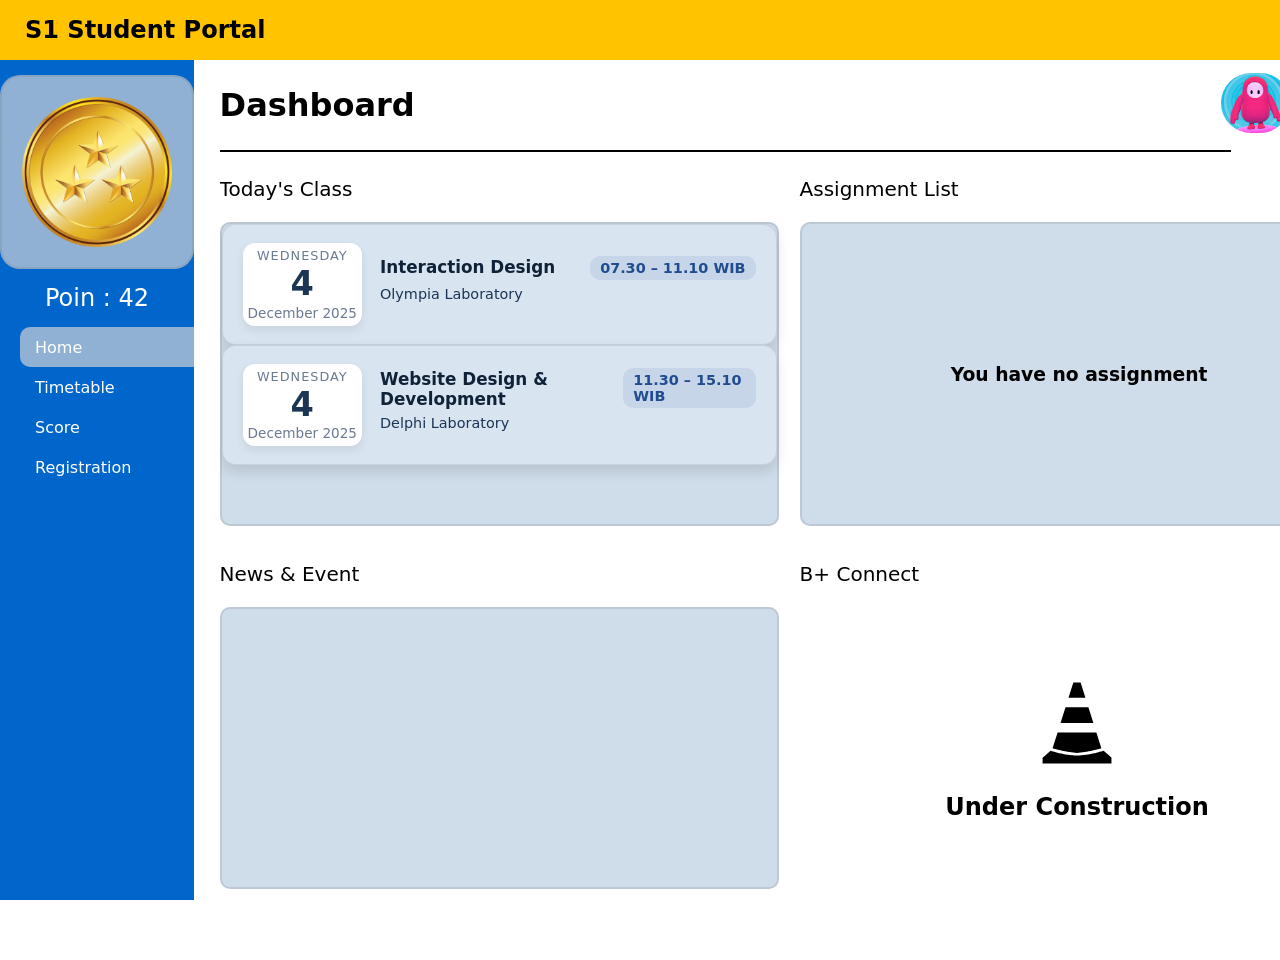
<file: index.html>
<!DOCTYPE html>
<html lang="en">

<head>
  <meta charset="UTF-8" />
  <meta name="viewport" content="width=device-width, initial-scale=1.0" />
  <link rel="preconnect" href="https://fonts.googleapis.com" />
  <link rel="preconnect" href="https://fonts.gstatic.com" crossorigin />
  <link rel="stylesheet" href="style.css" />
  <link rel="icon" type="image/png" href="img/ubm.png">
  <title>UBM Student Portal</title>
</head>

<body>
  <nav class="navbar">
    <img src="img/menu-button.svg" class="menu-btn" style="width: 30px;">
    <h1>S1 Student Portal</h1>
  </nav>

  <div class="content">
    <div class="sidebar">
      <div></div>
      <img src="img/medali.png">
      <p style="color: rgb(255, 255, 255); align-self: center; margin: 0; font-weight: 500; font-size: 1.5rem;">Poin : 42</p>
      <div class="menu">
        <a style="background-color: rgb(144, 177, 211)" href="">Home</a>
        <a href="timetable.html">Timetable</a>
        <a href="abram_score.html">Score</a>
        <a href="registration.html">Registration</a>
      </div>
    </div>

    <div class="main">
      <div class="title">
        <h1>Dashboard</h1>
        <a href="profile.html"><img style="height: 60px" src="img/Fall-Guys-1.png" /></a>
      </div>

      <div class="scroll-container">
        <div class="parent">
          <div class="div1">
            <p style="font-size: 20px; margin: 0;">Today's Class</p>
          </div>

          <div class="div2">
            <p style="font-size: 20px; margin: 0;">Assignment List</p>
          </div>

          <div class="div3">
            <div class="card">
              <div class="class-card">
                <div class="class-date">
                  <span class="weekday">Wednesday</span>
                  <span class="day">4</span>
                  <span class="month-year">December 2025</span>
                </div>

                <div class="class-info">
                  <div class="class-top">
                    <h3 class="course-name">Interaction Design</h3>
                    <span class="class-time">07.30 – 11.10 WIB</span>
                  </div>

                  <p class="class-location">Olympia Laboratory</p>
                </div>
              </div>
              <div class="class-card">
                <div class="class-date">
                  <span class="weekday">Wednesday</span>
                  <span class="day">4</span>
                  <span class="month-year">December 2025</span>
                </div>

                <div class="class-info">
                  <div class="class-top">
                    <h3 class="course-name">Website Design &amp; Development</h3>
                    <span class="class-time">11.30 – 15.10 WIB</span>
                  </div>

                  <p class="class-location">Delphi Laboratory</p>
                </div>
              </div>
              
            </div>
          </div>
          <div class="div4">
            <div style="display: flex;" class="card">
              <h3>You have no assignment</h2>
            </div>
          </div>

          <div class="div5">
            <p style="font-size: 20px; margin: 0;">News & Event</p>
          </div>

          <div class="div6">
            <p style="font-size: 20px; margin: 0;">B+ Connect</p>
          </div>

          <div class="div7">
            <div class="eventcard">
              <img src="img/news1.png" alt="News 1">
              <img src="img/news2-crop.png" alt="News 2">
              <img src="img/news3-crop.png" alt="News 3">
              <img src="img/news4-crop.png" alt="News 4">
            </div>
          </div>
          <div class="div8">
            <div class="bconnect-card">
              <div class="bconnect">
                <img style="width: 100px;" src="img/cone.svg">
                <h2>Under Construction</h2>
              </div>
            </div>
          </div>
        </div>
      </div>
    </div>
  </div>

  <script>
    const menuBtn = document.querySelector('.menu-btn');
    const sidebar = document.querySelector('.sidebar');

    menuBtn.addEventListener('click', () => {
      sidebar.classList.toggle('sidebar-open');
    });
  </script>

</body>

</html>
</file>
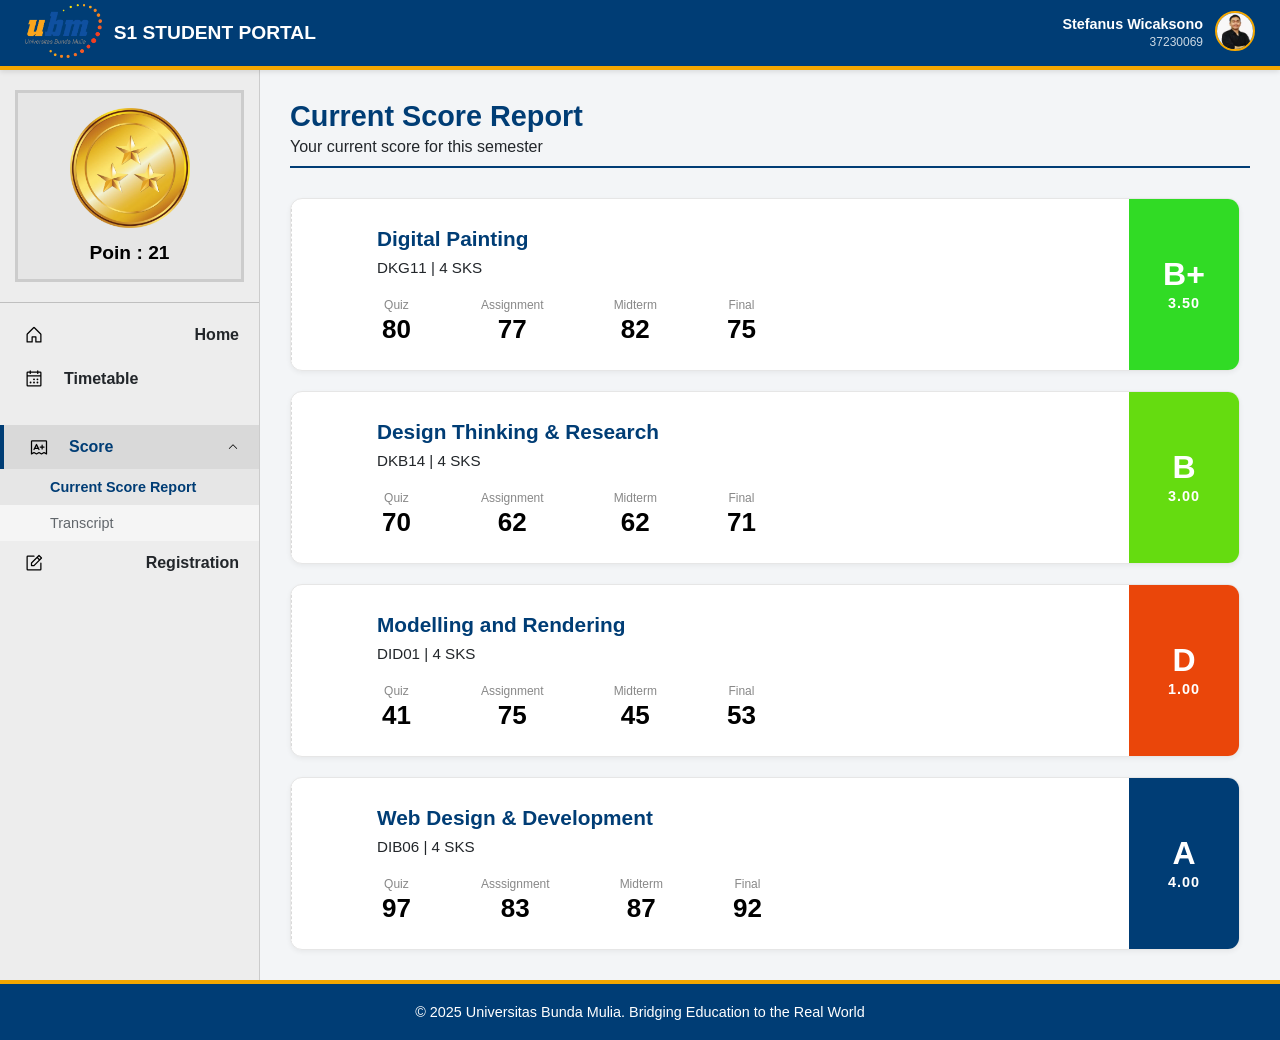
<file: abram_score.html>
<!DOCTYPE html>
<html lang="en">
<head>
    <meta charset="UTF-8">
    <meta name="viewport" content="width=device-width, initial-scale=1.0">
    <title>UBM Student Portal</title>
    <link rel="stylesheet" href="abram_Current%20Score%20Report.css">
    <link rel="icon" type="image/png" href="img/ubm.png">
</head>
<body>
    <nav class="navbar">
        <div class="nav-left">
            <img src="img/menu-button.svg" class="menu-toggle-icon" onclick="toggleSidebar()" alt="Menu">
            
            <div class="logo-container">
                <picture>
                    <source srcset="img/ubm.avif" type="image/avif">
                    <source srcset="img/ubm.webp" type="image/webp">
                    <img src="img/ubm.png" alt="UBM Logo" class="logo-img">
                </picture>
                <span class="logo-text">S1 Student Portal</span>
            </div>
        </div>
        
        <div class="user-profile">
            <div class="user-info">
                <span class="user-name">Stefanus Wicaksono</span>
                <span class="user-id">37230069</span>
            </div>
            
            <picture class="avatar-picture">
                <source srcset="img/epan.avif" type="image/avif">
                <source srcset="img/epan.webp" type="image/webp">
                <img src="img/epan.jpg" alt="Profile" class="avatar-img">
            </picture>
        </div>
    </nav>

    <div class="container">
        
        <aside class="sidebar" id="sidebar">
            
            <div class="points-wrapper">
                <div class="points-box">
                    <picture>
                        <source srcset="img/medali.avif" type="image/avif">
                        <source srcset="img/medali.png" type="image/png">
                        <img src="img/medali.jpg" alt="Medal Icon" class="medal-icon">
                    </picture>
                    <div class="points-text">Poin : 21</div>
                </div>
            </div>

            <ul class="menu-list">
                <li>
                    <a href="index.html" class="menu-link">
                        <img src="img/house.svg" class="icon-svg" alt="Home"> 
                        Home
                    </a>
                </li>
                
                <li class="has-submenu">
                    <a href="timetable.html" class="menu-link">
                        <span style="display:flex; align-items:center; gap:10px;">
                            <img src="img/calendar-dots.svg" class="icon-svg" alt="Timetable">
                            Timetable
                        

                <li>
                    <a href="exam.html" class="menu-link active" onclick="toggleSubmenu(event)">
                         <span style="display:flex; align-items:center; gap:10px;">
                             <img src="img/exam.svg" class="icon-svg" alt="Score">
                              
                              Score
                            </span>
                        <img src="img/caret-up.svg" class="arrow-icon" alt="Arrow">
                    </a>
                    <ul class="submenu" id="timetableSubmenu">
                        <li><a href="abram_score.html" class="sub-link active-sub">Current Score Report</a></li>
                        <li><a href="abram_transcript.html" class="sub-link">Transcript</a></li>
                    </ul>
                </li>
                <li>
                    <a href="registration.html" class="menu-link">
                        <img src="img/note-pencil.svg" class="icon-svg" alt="Reg">
                        Registration
                    </a>
                </li>
            </ul>
        </aside>
        <main class="content">
            <div class="page-title">
                <h1>Current Score Report</h1>
                <p>Your current score for this semester</p>
            </div>

            <div class="seminar-container">
                
                <div class="seminar-card">
                    <div class="date-badge">
                        <span class="date-num">B+</span>
                        <span class="date-month">3.50</span>
                    </div>
                    
                    <div class="seminar-info">
                        <div class="seminar-header">
                        </div>
                        <h3 class="event-title">Digital Painting</h3>
                        <p class="event-speaker">DKG11 | 4 SKS</p>
                        <div class="event-location">
                        </div>
                        <div class="score-card">
                        <div class="score-item">
                            <span class="label">Quiz<p></p></span>
                            <span class="value">80</span>
                        </div>
                        <div class="score-item">
                            <span class="label">Assignment<p></p></span>
                            <span class="value">77</span>
                        </div>
                        <div class="score-item">
                            <span class="label">Midterm<p></p></span>
                            <span class="value">82</span>
                        </div>
                        <div class="score-item">
                            <span class="label">Final<p></p></span>
                            <span class="value">75</span>
                        </div>
                    </div>  </div>

                    <div class="seminar-action">
                        <button class="btn-registered">
                            Registered
                        </button>
                    </div>
                </div>

                <div class="seminar-card">
                    <div class="decent-score">
                        <span class="date-num">B</span>
                        <span class="date-month">3.00</span>
                    </div>
                    
                    <div class="seminar-info">
                        <div class="seminar-header">
                        </div>
                        <h3 class="event-title">Design Thinking & Research</h3>
                        <p class="event-speaker">DKB14 | 4 SKS</p>
                        <div class="event-location">
                        </div>
                        <div class="score-card">
                        <div class="score-item">
                            <span class="label">Quiz<p></p></span>
                            <span class="value">70</span>
                        </div>
                        <div class="score-item">
                            <span class="label">Assignment<p></p></span>
                            <span class="value">62</span>
                        </div>
                        <div class="score-item">
                            <span class="label">Midterm<p></p></span>
                            <span class="value">62</span>
                        </div>
                        <div class="score-item">
                            <span class="label">Final<p></p></span>
                            <span class="value">71</span>
                        </div>
                    </div>  </div>

                    <div class="seminar-action">
                        <button class="btn-registered">
                            Registered
                        </button>
                    </div>
                </div>

                 <div class="seminar-card">
                    <div class="bad-score">
                        <span class="date-num">D</span>
                        <span class="date-month">1.00</span>
                    </div>
                    
                    <div class="seminar-info">
                        <div class="seminar-header">
                        </div>
                        <h3 class="event-title">Modelling and Rendering</h3>
                        <p class="event-speaker">DID01 | 4 SKS</p>
                        <div class="event-location">
                        </div>
                        <div class="score-card">
                        <div class="score-item">
                            <span class="label">Quiz<p></p></span>
                            <span class="value">41</span>
                        </div>
                        <div class="score-item">
                            <span class="label">Assignment<p></p></span>
                            <span class="value">75</span>
                        </div>
                        <div class="score-item">
                            <span class="label">Midterm<p></p></span>
                            <span class="value">45</span>
                        </div>
                        <div class="score-item">
                            <span class="label">Final<p></p></span>
                            <span class="value">53</span>
                        </div>
                    </div>  </div>

                    <div class="seminar-action">
                        <button class="btn-registered">
                            Registered
                        </button>
                    </div>
                </div>

                <div class="seminar-card">
                    <div class="great-score">
                        <span class="date-num">A</span>
                        <span class="date-month">4.00</span>
                    </div>
                    
                    <div class="seminar-info">
                        <div class="seminar-header">
                        </div>
                        <h3 class="event-title">Web Design & Development</h3>
                        <p class="event-speaker">DIB06 | 4 SKS</p>
                        <div class="event-location">
                        </div>
                        <div class="score-card">
                        <div class="score-item">
                            <span class="label">Quiz<p></p></span>
                            <span class="value">97</span>
                        </div>
                        <div class="score-item">
                            <span class="label">Asssignment<p></p></span>
                            <span class="value">83</span>
                        </div>
                        <div class="score-item">
                            <span class="label">Midterm<p></p></span>
                            <span class="value">87</span>
                        </div>
                        <div class="score-item">
                            <span class="label">Final<p></p></span>
                            <span class="value">92</span>
                        </div>
                    </div>  </div>

                    <div class="seminar-action">
                        <button class="btn-registered">
                            Registered
                        </button>
                    </div>
                </div>

            </div>
        </main>

    </div>

    <footer class="footer">
        <p>&copy; 2025 Universitas Bunda Mulia. Bridging Education to the Real World</p>
    </footer>

    <script>
        function toggleSubmenu(event) {
            event.preventDefault();
            const submenu = document.getElementById('timetableSubmenu');
            const arrow = event.currentTarget.querySelector('.arrow-icon');
            
            if (submenu.style.display === 'block') {
                submenu.style.display = 'none';
                arrow.style.transform = 'rotate(180deg)';
            } else {
                submenu.style.display = 'block';
                arrow.style.transform = 'rotate(0deg)';
            }
        }

        function toggleSidebar() {
            const sidebar = document.getElementById('sidebar');
            sidebar.classList.toggle('active-mobile');
        }
    </script>
</body>
</html>
</file>
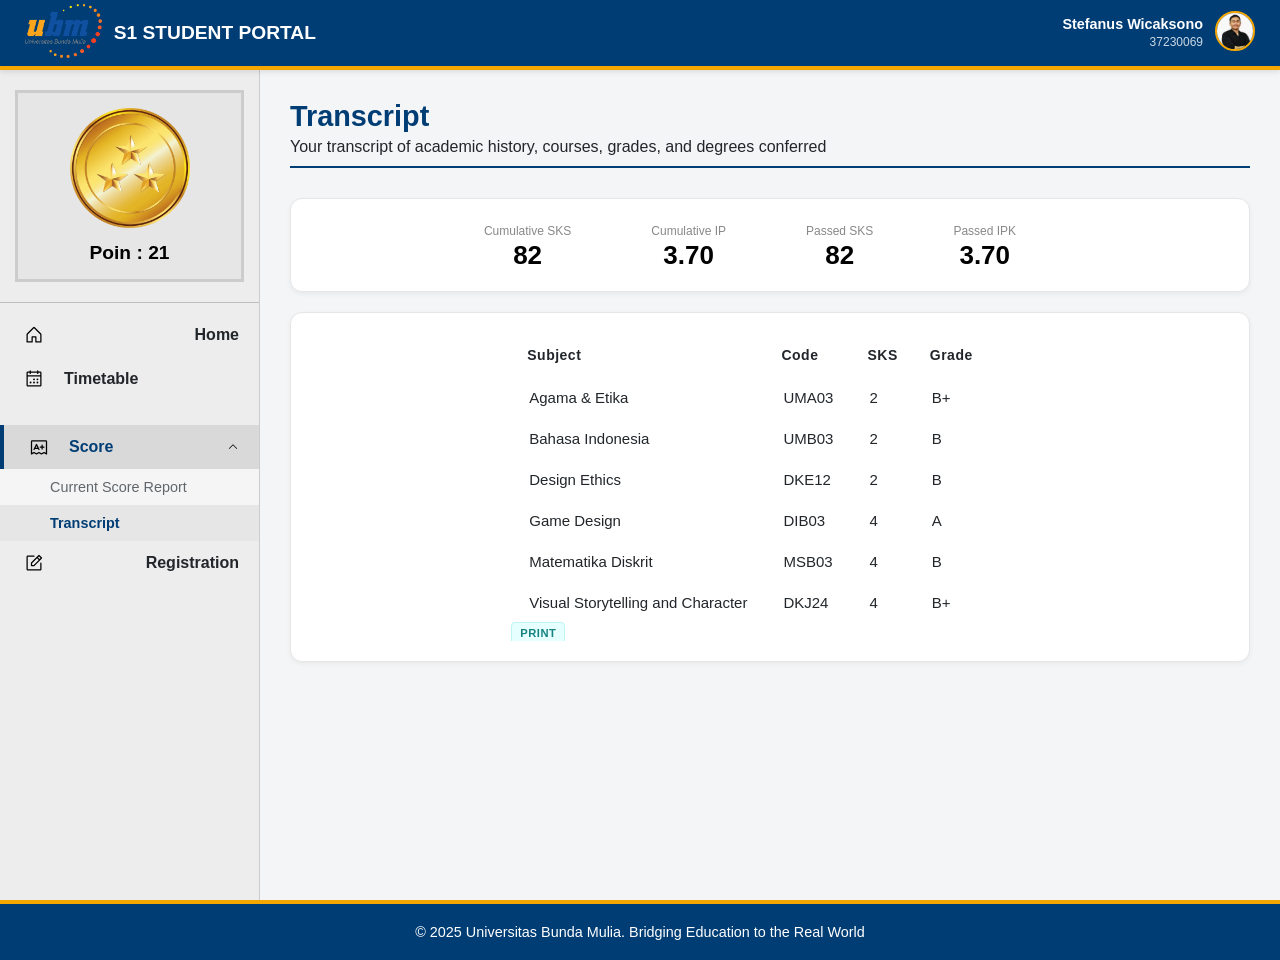
<file: abram_transcript.html>
<!DOCTYPE html>
<html lang="en">
<head>
    <meta charset="UTF-8">
    <meta name="viewport" content="width=device-width, initial-scale=1.0">
    <title>UBM Student Portal</title>
    <link rel="stylesheet" href="abram_Transcript.css">
    <link rel="icon" type="image/png" href="img/ubm.png">
</head>
<body>
    <nav class="navbar">
        <div class="nav-left">
            <img src="img/menu-button.svg" class="menu-toggle-icon" onclick="toggleSidebar()" alt="Menu">
            
            <div class="logo-container">
                <picture>
                    <source srcset="img/ubm.avif" type="image/avif">
                    <source srcset="img/ubm.webp" type="image/webp">
                    <img src="img/ubm.png" alt="UBM Logo" class="logo-img">
                </picture>
                <span class="logo-text">S1 Student Portal</span>
            </div>
        </div>
        
        <div class="user-profile">
            <div class="user-info">
                <span class="user-name">Stefanus Wicaksono</span>
                <span class="user-id">37230069</span>
            </div>
            
            <picture class="avatar-picture">
                <source srcset="img/epan.avif" type="image/avif">
                <source srcset="img/epan.webp" type="image/webp">
                <img src="img/epan.jpg" alt="Profile" class="avatar-img">
            </picture>
        </div>
    </nav>

    <div class="container">
        
        <aside class="sidebar" id="sidebar">
            
            <div class="points-wrapper">
                <div class="points-box">
                    <picture>
                        <source srcset="img/medali.avif" type="image/avif">
                        <source srcset="img/medali.png" type="image/png">
                        <img src="img/medali.jpg" alt="Medal Icon" class="medal-icon">
                    </picture>
                    <div class="points-text">Poin : 21</div>
                </div>
            </div>

            <ul class="menu-list">
                <li>
                    <a href="index.html" class="menu-link">
                        <img src="img/house.svg" class="icon-svg" alt="Home"> 
                        Home
                    </a>
                </li>
                
                <li class="has-submenu">
                    <a href="timetable.html" class="menu-link">
                        <span style="display:flex; align-items:center; gap:10px;">
                            <img src="img/calendar-dots.svg" class="icon-svg" alt="Timetable">
                            Timetable
                        

                <li>
                    <a href="exam.html" class="menu-link active" onclick="toggleSubmenu(event)">
                         <span style="display:flex; align-items:center; gap:10px;">
                             <img src="img/exam.svg" class="icon-svg" alt="Score">
                              
                              Score
                            </span>
                        <img src="img/caret-up.svg" class="arrow-icon" alt="Arrow">
                    </a>
                    <ul class="submenu" id="timetableSubmenu">
                        <li><a href="abram_score.html" class="sub-link">Current Score Report</a></li>
                        <li><a href="abram_transcript.html" class="sub-link active-sub">Transcript</a></li>
                    </ul>
                </li>
                <li>
                    <a href="registration.html" class="menu-link">
                        <img src="img/note-pencil.svg" class="icon-svg" alt="Reg">
                        Registration
                    </a>
                </li>
            </ul>
        </aside>
        <main class="content">
            <div class="page-title">
                <h1>Transcript</h1>
                <p>Your transcript of academic history, courses, grades, and degrees conferred</p>
            </div>

            <div class="seminar-container">
                <div class="seminar-card">
                    <div class="seminar-info">
                        <div class="transcript-card">
                            <div class="score-item">
                                <span class="label">Cumulative SKS<p></p></span>
                                <span class="value">82</span>
                            </div>
                            <div class="score-item">
                                <span class="label">Cumulative IP<p></p></span>
                                <span class="value">3.70</span>
                            </div>
                            <div class="score-item">
                                <span class="label">Passed SKS<p></p></span>
                                <span class="value">82</span>
                            </div>
                            <div class="score-item">
                                <span class="label">Passed IPK<p></p></span>
                                <span class="value">3.70</span>
                            </div>
                    </div>  </div>

                    <div class="seminar-action">
                        <button class="btn-registered">
                            Registered
                        </button>
                    </div>
                </div>

                 <div class="seminar-card">
                        <div class="table-wrapper">
                            <div class="table-container">
                                <table aria-label="Example dashed table with hover">
                                    <thead>
                                        <tr>
                                            <th>Subject</th>
                                            <th>Code</th>
                                            <th>SKS</th>
                                            <th>Grade</th>
                                        </tr>
                                    </thead>
                                    <tbody>
                                        <tr>
                                            <td>Agama & Etika</td>
                                            <td>UMA03</td>
                                            <td>2</td>
                                            <td>B+</td>
                                        </tr>
                                        <tr>
                                            <td>Bahasa Indonesia</td>
                                            <td>UMB03</td>
                                            <td>2</td>
                                            <td>B</td>
                                        </tr>
                                        <tr>
                                            <td>Design Ethics</td>
                                            <td>DKE12</td>
                                            <td>2</td>
                                            <td>B</td>
                                        </tr>
                                        <tr>
                                            <td>Game Design</td>
                                            <td>DIB03</td>
                                            <td>4</td>
                                            <td>A</td>
                                        </tr>
                                        <tr>
                                            <td>Matematika Diskrit</td>
                                            <td>MSB03</td>
                                            <td>4</td>
                                            <td>B</td>
                                        </tr>
                                        <tr>
                                            <td>Visual Storytelling and Character</td>
                                            <td>DKJ24</td>
                                            <td>4</td>
                                            <td>B+</td>
                                        </tr>
                                    </tbody>
                                </table>
                            </div>
                            <span class="tag seminar">Print</span>
                        </div>

                    <div class="seminar-action">
                        <button class="btn-registered">
                            Registered
                        </button>
                    </div>
                </div>

            </div>
        </main>

    </div>

    <footer class="footer">
        <p>&copy; 2025 Universitas Bunda Mulia. Bridging Education to the Real World</p>
    </footer>

    <script>
        function toggleSubmenu(event) {
            event.preventDefault();
            const submenu = document.getElementById('timetableSubmenu');
            const arrow = event.currentTarget.querySelector('.arrow-icon');
            
            if (submenu.style.display === 'block') {
                submenu.style.display = 'none';
                arrow.style.transform = 'rotate(180deg)';
            } else {
                submenu.style.display = 'block';
                arrow.style.transform = 'rotate(0deg)';
            }
        }

        function toggleSidebar() {
            const sidebar = document.getElementById('sidebar');
            sidebar.classList.toggle('active-mobile');
        }
    </script>
</body>
</html>
</file>
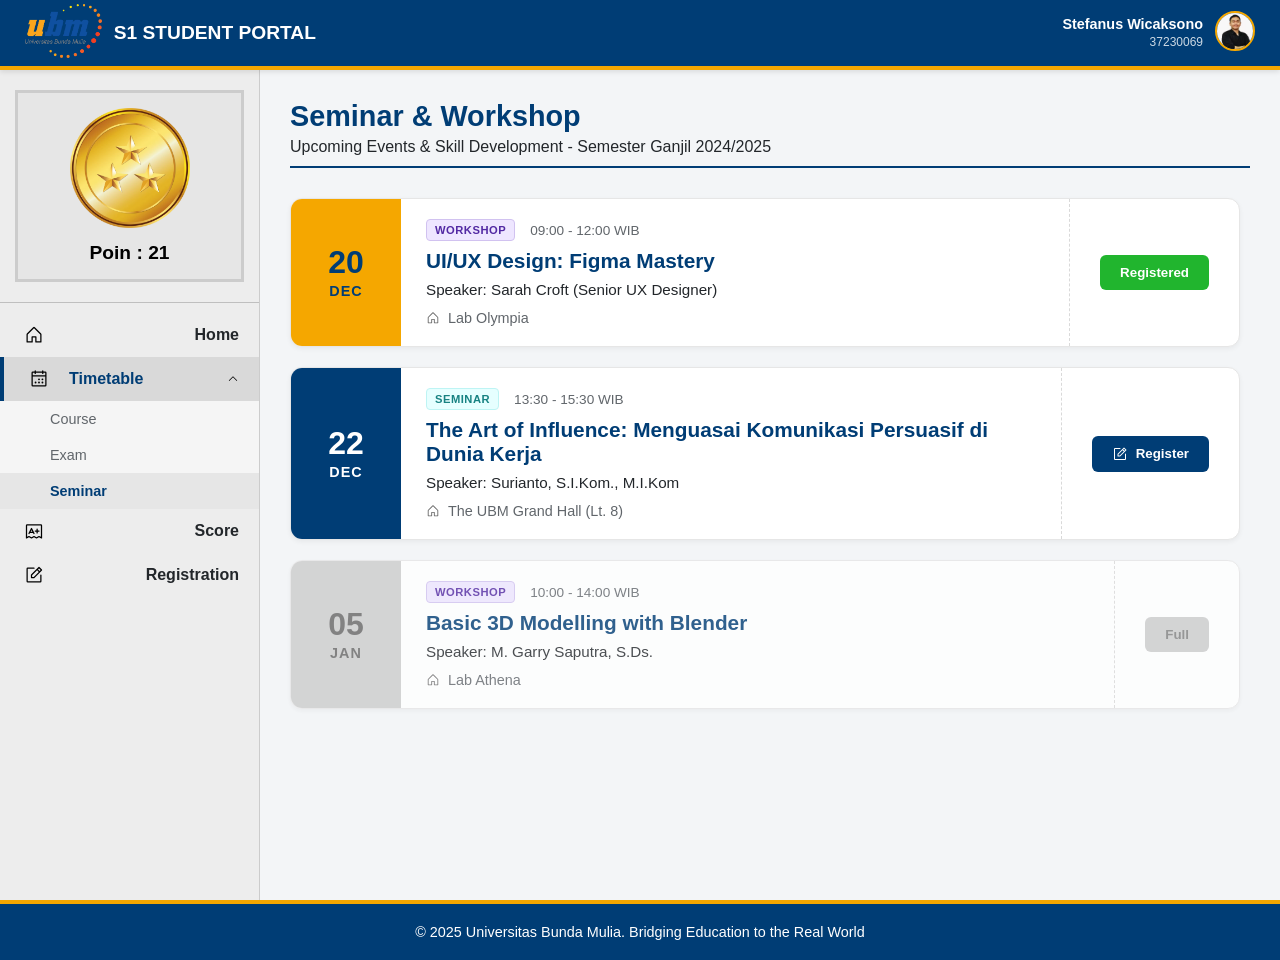
<file: activity.html>
<!DOCTYPE html>
<html lang="en">
<head>
    <meta charset="UTF-8">
    <meta name="viewport" content="width=device-width, initial-scale=1.0">
    <title>UBM Student Portal</title>
    <link rel="stylesheet" href="stylejustin.css">
    <link rel="icon" type="image/png" href="img/ubm.png">
</head>
<body>
    <nav class="navbar">
        <div class="nav-left">
            <img src="img/menu-button.svg" class="menu-toggle-icon" onclick="toggleSidebar()" alt="Menu">
            
            <div class="logo-container">
                <picture>
                    <source srcset="img/ubm.avif" type="image/avif">
                    <source srcset="img/ubm.webp" type="image/webp">
                    <img src="img/ubm.png" alt="UBM Logo" class="logo-img">
                </picture>
                <span class="logo-text">S1 Student Portal</span>
            </div>
        </div>
        
        <div class="user-profile">
            <div class="user-info">
                <span class="user-name">Stefanus Wicaksono</span>
                <span class="user-id">37230069</span>
            </div>
            
            <picture class="avatar-picture">
                <source srcset="img/epan.avif" type="image/avif">
                <source srcset="img/epan.webp" type="image/webp">
                <img src="img/epan.jpg" alt="Profile" class="avatar-img">
            </picture>
        </div>
    </nav>

    <div class="container">
        
        <aside class="sidebar" id="sidebar">
            
            <div class="points-wrapper">
                <div class="points-box">
                    <picture>
                        <source srcset="img/medali.avif" type="image/avif">
                        <source srcset="img/medali.png" type="image/png">
                        <img src="img/medali.jpg" alt="Medal Icon" class="medal-icon">
                    </picture>
                    <div class="points-text">Poin : 21</div>
                </div>
            </div>

            <ul class="menu-list">
                <li>
                    <a href="index.html" class="menu-link">
                        <img src="img/house.svg" class="icon-svg" alt="Home"> 
                        Home
                    </a>
                </li>
                
                <li class="has-submenu">
                    <a href="timetable.html" class="menu-link active" onclick="toggleSubmenu(event)">
                        <span style="display:flex; align-items:center; gap:10px;">
                            <img src="img/calendar-dots.svg" class="icon-svg" alt="Timetable">
                            Timetable
                        </span>
                        <img src="img/caret-up.svg" class="arrow-icon" alt="Arrow">
                    </a>
                    <ul class="submenu" id="timetableSubmenu">
                        <li><a href="timetable.html" class="sub-link">Course</a></li>
                        <li><a href="exam.html" class="sub-link">Exam</a></li>
                        <li><a href="activity.html" class="sub-link active-sub">Seminar</a></li>
                    </ul>
                </li>

                <li>
                    <a href="abram_score.html" class="menu-link">
                        <img src="img/exam.svg" class="icon-svg" alt="Score">
                        Score
                    </a>
                </li>
                <li>
                    <a href="registration.html" class="menu-link">
                        <img src="img/note-pencil.svg" class="icon-svg" alt="Reg">
                        Registration
                    </a>
                </li>
            </ul>
        </aside>
        <main class="content">
            <div class="page-title">
                <h1>Seminar & Workshop</h1>
                <p>Upcoming Events & Skill Development - Semester Ganjil 2024/2025</p>
            </div>

            <div class="seminar-container">
                
                <div class="seminar-card">
                    <div class="date-badge">
                        <span class="date-num">20</span>
                        <span class="date-month">DEC</span>
                    </div>
                    
                    <div class="seminar-info">
                        <div class="seminar-header">
                            <span class="tag workshop">Workshop</span>
                            <span class="time-text">09:00 - 12:00 WIB</span>
                        </div>
                        <h3 class="event-title">UI/UX Design: Figma Mastery</h3>
                        <p class="event-speaker">Speaker: Sarah Croft (Senior UX Designer)</p>
                        <div class="event-location">
                            <img src="img/house.svg" class="icon-svg-small" alt="Loc">
                            <span>Lab Olympia</span>
                        </div>
                    </div>

                    <div class="seminar-action">
                        <button class="btn-registered">
                            Registered
                        </button>
                    </div>
                </div>

                <div class="seminar-card">
                    <div class="date-badge blue-badge">
                        <span class="date-num">22</span>
                        <span class="date-month">DEC</span>
                    </div>
                    
                    <div class="seminar-info">
                        <div class="seminar-header">
                            <span class="tag seminar">Seminar</span>
                            <span class="time-text">13:30 - 15:30 WIB</span>
                        </div>
                        <h3 class="event-title">The Art of Influence: Menguasai Komunikasi Persuasif di Dunia Kerja</h3>
                        <p class="event-speaker">Speaker: Surianto, S.I.Kom., M.I.Kom</p>
                        <div class="event-location">
                            <img src="img/house.svg" class="icon-svg-small" alt="Loc">
                            <span>The UBM Grand Hall (Lt. 8)</span>
                        </div>
                    </div>

                    <div class="seminar-action">
                        <button class="btn-register">
                            <img src="img/note-pencil.svg" class="btn-icon" alt="Reg">
                            Register
                        </button>
                    </div>
                </div>

                <div class="seminar-card full-event">
                    <div class="date-badge gray-badge">
                        <span class="date-num">05</span>
                        <span class="date-month">JAN</span>
                    </div>
                    
                    <div class="seminar-info">
                        <div class="seminar-header">
                            <span class="tag workshop">Workshop</span>
                            <span class="time-text">10:00 - 14:00 WIB</span>
                        </div>
                        <h3 class="event-title">Basic 3D Modelling with Blender</h3>
                        <p class="event-speaker">Speaker: M. Garry Saputra, S.Ds.</p>
                        <div class="event-location">
                            <img src="img/house.svg" class="icon-svg-small" alt="Loc">
                            <span>Lab Athena</span>
                        </div>
                    </div>

                    <div class="seminar-action">
                        <button class="btn-register disabled" disabled>
                            Full
                        </button>
                    </div>
                </div>

            </div>
        </main>

    </div>

    <footer class="footer">
        <p>&copy; 2025 Universitas Bunda Mulia. Bridging Education to the Real World</p>
    </footer>

    <script>
        function toggleSubmenu(event) {
            event.preventDefault();
            const submenu = document.getElementById('timetableSubmenu');
            const arrow = event.currentTarget.querySelector('.arrow-icon');
            
            if (submenu.style.display === 'block') {
                submenu.style.display = 'none';
                arrow.style.transform = 'rotate(180deg)';
            } else {
                submenu.style.display = 'block';
                arrow.style.transform = 'rotate(0deg)';
            }
        }

        function toggleSidebar() {
            const sidebar = document.getElementById('sidebar');
            sidebar.classList.toggle('active-mobile');
        }
    </script>
</body>
</html>
</file>
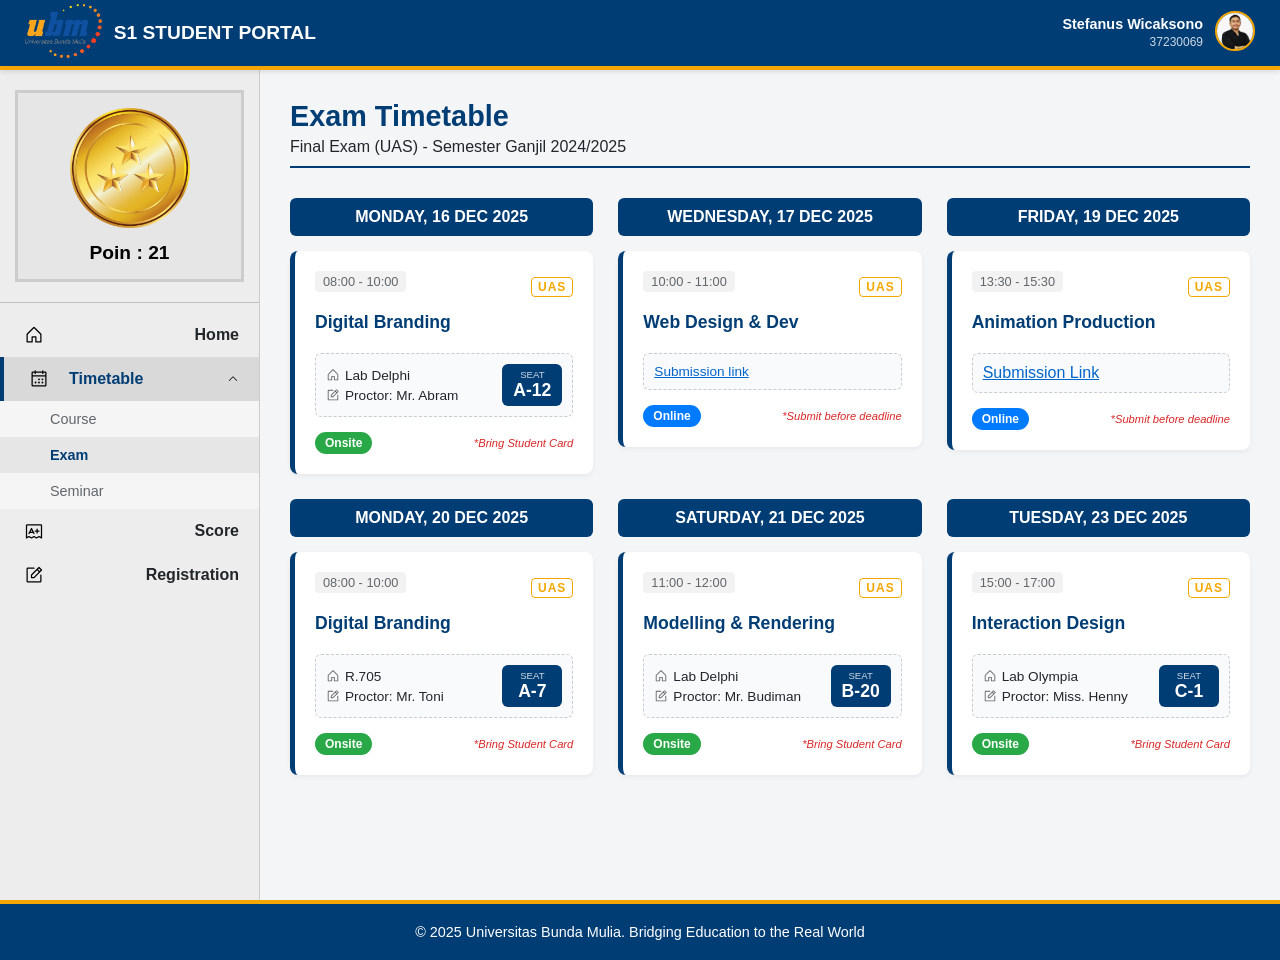
<file: exam.html>
<!DOCTYPE html>
<html lang="en">
<head>
    <meta charset="UTF-8">
    <meta name="viewport" content="width=device-width, initial-scale=1.0">
    <title>UBM Student Portal</title>
    <link rel="stylesheet" href="stylejustin.css">
    <link rel="icon" type="image/png" href="img/ubm.png">
</head>
<body>
    <nav class="navbar">
        <div class="nav-left">
            <img src="img/menu-button.svg" class="menu-toggle-icon" onclick="toggleSidebar()" alt="Menu">
            
            <div class="logo-container">
                <picture>
                    <source srcset="img/ubm.avif" type="image/avif">
                    <source srcset="img/ubm.webp" type="image/webp">
                    <img src="img/ubm.png" alt="UBM Logo" class="logo-img">
                </picture>
                <span class="logo-text">S1 Student Portal</span>
            </div>
        </div>
        
        <div class="user-profile">
            <div class="user-info">
                <span class="user-name">Stefanus Wicaksono</span>
                <span class="user-id">37230069</span>
            </div>
            
            <picture class="avatar-picture">
                <source srcset="img/epan.avif" type="image/avif">
                <source srcset="img/epan.webp" type="image/webp">
                <img src="img/epan.jpg" alt="Profile" class="avatar-img">
            </picture>
        </div>
    </nav>

    <div class="container">
        
        <aside class="sidebar" id="sidebar">
            
            <div class="points-wrapper">
                <div class="points-box">
                    <picture>
                        <source srcset="img/medali.avif" type="image/avif">
                        <source srcset="img/medali.png" type="image/png">
                        <img src="img/medali.jpg" alt="Medal Icon" class="medal-icon">
                    </picture>
                    <div class="points-text">Poin : 21</div>
                </div>
            </div>

            <ul class="menu-list">
                <li>
                    <a href="index.html" class="menu-link">
                        <img src="img/house.svg" class="icon-svg" alt="Home"> 
                        Home
                    </a>
                </li>
                
                <li class="has-submenu">
                    <a href="timetable.html" class="menu-link active" onclick="toggleSubmenu(event)">
                        <span style="display:flex; align-items:center; gap:10px;">
                            <img src="img/calendar-dots.svg" class="icon-svg" alt="Timetable">
                            Timetable
                        </span>
                        <img src="img/caret-up.svg" class="arrow-icon" alt="Arrow">
                    </a>
                    <ul class="submenu" id="timetableSubmenu">
                        <li><a href="timetable.html" class="sub-link">Course</a></li>
                        <li><a href="exam.html" class="sub-link active-sub">Exam</a></li>
                        <li><a href="activity.html" class="sub-link">Seminar</a></li>
                    </ul>
                </li>

                <li>
                    <a href="abram_score.html" class="menu-link">
                        <img src="img/exam.svg" class="icon-svg" alt="Score">
                        Score
                    </a>
                </li>
                <li>
                    <a href="registration.html" class="menu-link">
                        <img src="img/note-pencil.svg" class="icon-svg" alt="Reg">
                        Registration
                    </a>
                </li>
            </ul>
        </aside>
<main class="content">
            <div class="page-title">
                <h1>Exam Timetable</h1>
                <p>Final Exam (UAS) - Semester Ganjil 2024/2025</p>
            </div>

            <div class="schedule-grid">
                
                <div class="day-column">
                    <div class="day-header">Monday, 16 Dec 2025</div>
                    
                    <div class="class-card exam-card">
                        <div class="card-header-row">
                            <span class="card-time">08:00 - 10:00</span>
                            <span class="exam-type">UAS</span>
                        </div>
                        
                        <h3 class="class-name">Digital Branding</h3>
                        
                        <div class="exam-details-row">
                            <div class="exam-location">
                                <span class="detail-item">
                                    <img src="img/house.svg" class="icon-svg-small" alt="Room"> 
                                    Lab Delphi
                                </span>
                                <span class="detail-item">
                                    <img src="img/note-pencil.svg" class="icon-svg-small" alt="Proctor"> 
                                    Proctor: Mr. Abram
                                </span>
                            </div>
                            <div class="seat-box">
                                <span class="seat-label">Seat</span>
                                <span class="seat-number">A-12</span>
                            </div>
                        </div>

                        <div class="exam-footer">
                            <span class="status-badge onsite">Onsite</span>
                            <span class="requirement-text">*Bring Student Card</span>
                        </div>
                    </div>
                </div>

                <div class="day-column">
                    <div class="day-header">Wednesday, 17 Dec 2025</div>
                    
                    <div class="class-card exam-card">
                        <div class="card-header-row">
                            <span class="card-time">10:00 - 11:00</span>
                            <span class="exam-type">UAS</span>
                        </div>
                        
                        <h3 class="class-name">Web Design & Dev</h3>
                        
                        <div class="exam-details-row">
                            <div class="exam-location">
                                <span class="detail-item">
                                    <div class="link">
                                    Submission link
                                    </div>
                                </span>
                            </div>
                        </div>

                        <div class="exam-footer">
                            <span class="status-badge online">Online</span>
                            <span class="requirement-text">*Submit before deadline</span>
                        </div>
                    </div>
                </div>

                <div class="day-column">
                    <div class="day-header">Friday, 19 Dec 2025</div>
                    
                    <div class="class-card exam-card">
                        <div class="card-header-row">
                            <span class="card-time">13:30 - 15:30</span>
                            <span class="exam-type">UAS</span>
                        </div>
                        
                        <h3 class="class-name">Animation Production</h3>
                        
                        <div class="exam-details-row">
                            <div class="exam-location">
                                <div class="link">
                                    Submission Link
                                </div>
                            </div>
                        </div>

                        <div class="exam-footer">
                            <span class="status-badge online">Online</span>
                            <span class="requirement-text">*Submit before deadline</span>
                        </div>
                    </div>
                </div>

                <div class="day-column">
                    <div class="day-header">Monday, 20 Dec 2025</div>
                    
                    <div class="class-card exam-card">
                        <div class="card-header-row">
                            <span class="card-time">08:00 - 10:00</span>
                            <span class="exam-type">UAS</span>
                        </div>
                        
                        <h3 class="class-name">Digital Branding</h3>
                        
                        <div class="exam-details-row">
                            <div class="exam-location">
                                <span class="detail-item">
                                    <img src="img/house.svg" class="icon-svg-small" alt="Room"> 
                                    R.705
                                </span>
                                <span class="detail-item">
                                    <img src="img/note-pencil.svg" class="icon-svg-small" alt="Proctor"> 
                                    Proctor: Mr. Toni
                                </span>
                            </div>
                            <div class="seat-box">
                                <span class="seat-label">Seat</span>
                                <span class="seat-number">A-7</span>
                            </div>
                        </div>

                        <div class="exam-footer">
                            <span class="status-badge onsite">Onsite</span>
                            <span class="requirement-text">*Bring Student Card</span>
                        </div>
                    </div>
                </div>
                
                <div class="day-column">
                    <div class="day-header">Saturday, 21 Dec 2025</div>
                    
                    <div class="class-card exam-card">
                        <div class="card-header-row">
                            <span class="card-time">11:00 - 12:00</span>
                            <span class="exam-type">UAS</span>
                        </div>
                        
                        <h3 class="class-name">Modelling & Rendering</h3>
                        
                        <div class="exam-details-row">
                            <div class="exam-location">
                                <span class="detail-item">
                                    <img src="img/house.svg" class="icon-svg-small" alt="Room"> 
                                    Lab Delphi
                                </span>
                                <span class="detail-item">
                                    <img src="img/note-pencil.svg" class="icon-svg-small" alt="Proctor"> 
                                    Proctor: Mr. Budiman
                                </span>
                            </div>
                            <div class="seat-box">
                                <span class="seat-label">Seat</span>
                                <span class="seat-number">B-20</span>
                            </div>
                        </div>

                        <div class="exam-footer">
                            <span class="status-badge onsite">Onsite</span>
                            <span class="requirement-text">*Bring Student Card</span>
                        </div>
                    </div>
                </div>
                
                <div class="day-column">
                    <div class="day-header">Tuesday, 23 Dec 2025</div>
                    
                    <div class="class-card exam-card">
                        <div class="card-header-row">
                            <span class="card-time">15:00 - 17:00</span>
                            <span class="exam-type">UAS</span>
                        </div>
                        
                        <h3 class="class-name">Interaction Design</h3>
                        
                        <div class="exam-details-row">
                            <div class="exam-location">
                                <span class="detail-item">
                                    <img src="img/house.svg" class="icon-svg-small" alt="Room"> 
                                    Lab Olympia
                                </span>
                                <span class="detail-item">
                                    <img src="img/note-pencil.svg" class="icon-svg-small" alt="Proctor"> 
                                    Proctor: Miss. Henny
                                </span>
                            </div>
                            <div class="seat-box">
                                <span class="seat-label">Seat</span>
                                <span class="seat-number">C-1</span>
                            </div>
                        </div>

                        <div class="exam-footer">
                            <span class="status-badge onsite">Onsite</span>
                            <span class="requirement-text">*Bring Student Card</span>
                        </div>
                    </div>
                </div>


            </div>
        </main>
        </main>
    </div>

    <footer class="footer">
        <p>&copy; 2025 Universitas Bunda Mulia. Bridging Education to the Real World</p>
    </footer>

    <script>
        function toggleSubmenu(event) {
            event.preventDefault();
            const submenu = document.getElementById('timetableSubmenu');
            const arrow = event.currentTarget.querySelector('.arrow-icon');
            
            if (submenu.style.display === 'block') {
                submenu.style.display = 'none';
                arrow.style.transform = 'rotate(180deg)';
            } else {
                submenu.style.display = 'block';
                arrow.style.transform = 'rotate(0deg)';
            }
        }

        function toggleSidebar() {
            const sidebar = document.getElementById('sidebar');
            sidebar.classList.toggle('active-mobile');
        }
    </script>
</body>
</html>
</file>
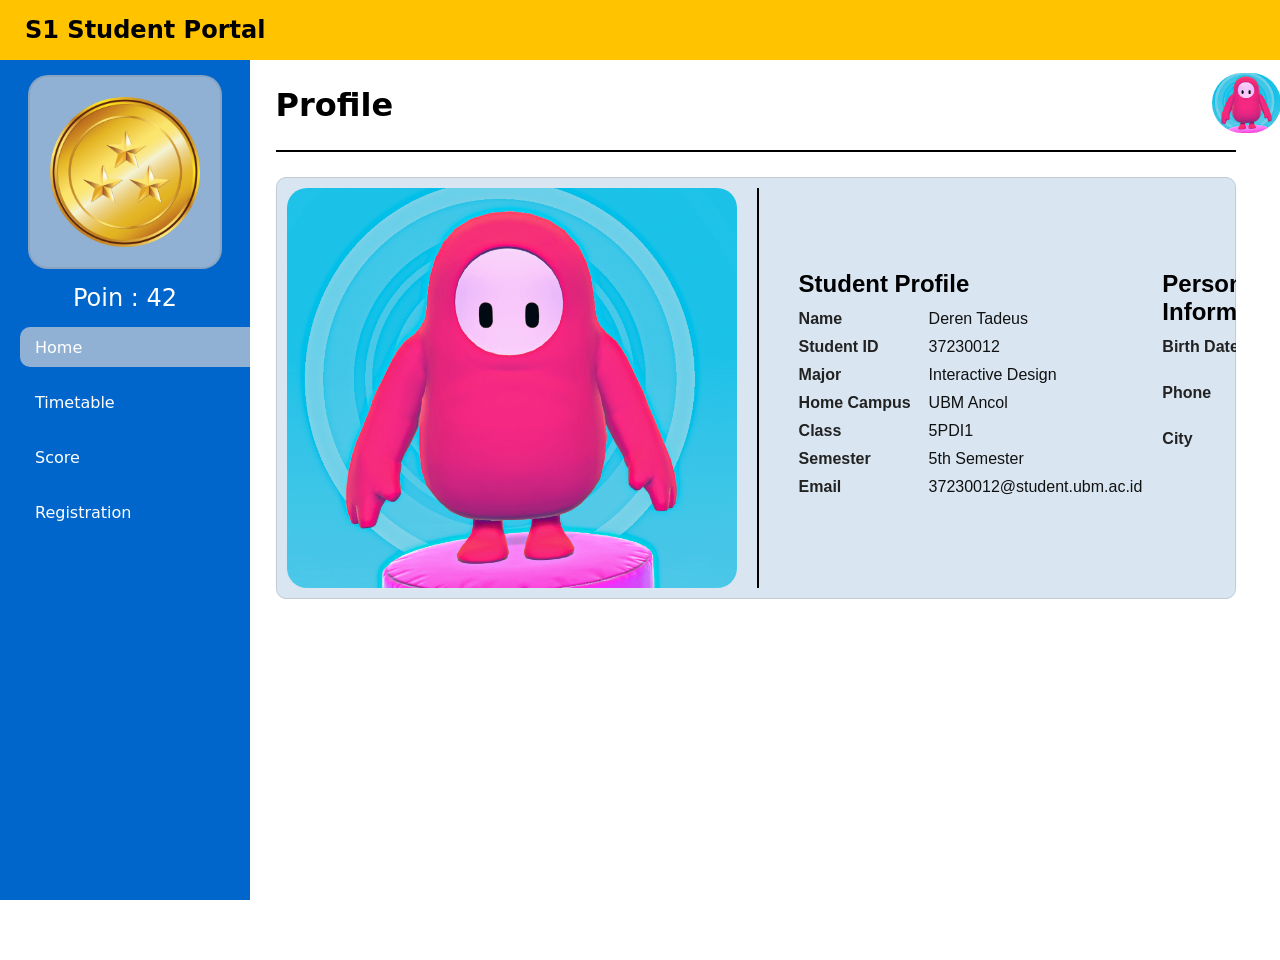
<file: profile.html>
<!DOCTYPE html>
<html lang="en">

<head>
  <meta charset="UTF-8" />
  <meta name="viewport" content="width=device-width, initial-scale=1.0" />
  <link rel="preconnect" href="https://fonts.googleapis.com" />
  <link rel="preconnect" href="https://fonts.gstatic.com" crossorigin />
  <link rel="stylesheet" href="style.css" />
  <link rel="icon" type="image/png" href="img/ubm.png">
  <title>UBM Student Portal</title>
</head>

<body>
  <nav class="navbar">
    <img src="img/menu-button.svg" class="menu-btn" style="width: 30px;">
    <h1>S1 Student Portal</h1>
  </nav>

  <div class="content">
    <div class="sidebar">
      <div></div>
      <img
        style="width: 150px; border-radius: 20px; background-color: rgb(144, 177, 211); padding: 20px; border: 2px solid rgba(94, 94, 94, 0.151); align-self: center;"
        src="img/medali.png">
      <p style="color: rgb(255, 255, 255); align-self: center; margin: 0; font-weight: 500; font-size: 1.5rem;">Poin :
        42</p>
      <a style="background-color: rgb(144, 177, 211)" href="index.html">Home</a>
      <a href="timetable.html">Timetable</a>
      <a href="abram_score.html">Score</a>
      <a href="registration.html">Registration</a>
    </div>

    <div class="main">
      <div class="profile-title">
        <h1>Profile</h1>
        <a href="profile.html"><img style="height: 60px" src="img/Fall-Guys-1.png" /></a>
      </div>

      <div class="scroll-container">
        <div class="profile-card">
          <img class="profile-img" src="img/Fall-Guys-1.png" />

          <div class="identity">
            <div class="info-wrapper">
              <div class="info-column">
                <h2>Student Profile</h2>
                <div class="info-row"><span class="label">Name</span><span class="value">Deren Tadeus</span></div>
                <div class="info-row"><span class="label">Student ID</span><span class="value">37230012</span></div>
                <div class="info-row"><span class="label">Major</span><span class="value">Interactive Design</span>
                </div>
                <div class="info-row"><span class="label">Home Campus</span><span class="value">UBM Ancol</span></div>
                <div class="info-row"><span class="label">Class</span><span class="value">5PDI1</span></div>
                <div class="info-row"><span class="label">Semester</span><span class="value">5th Semester</span></div>
                <div class="info-row"><span class="label">Email</span><span class="value">37230012@student.ubm.ac.id</span></div>
              </div>
              <div class="info-column">
                <h2>Personal Information</h2>
                <div class="info-row"><span class="label">Birth Date</span><span class="value">16 July 2006</span></div>
                <div class="info-row"><span class="label">Phone</span><span class="value">0812-3456-7890</span></div>
                <div class="info-row"><span class="label">City</span><span class="value">Jakarta, Indonesia</span></div>
              </div>

            </div>
          </div>
        </div>

      </div>
    </div>
  </div>

  <script>
    const menuBtn = document.querySelector('.menu-btn');
    const sidebar = document.querySelector('.sidebar');

    menuBtn.addEventListener('click', () => {
      sidebar.classList.toggle('sidebar-open');
    });
  </script>

</body>

</html>
</file>
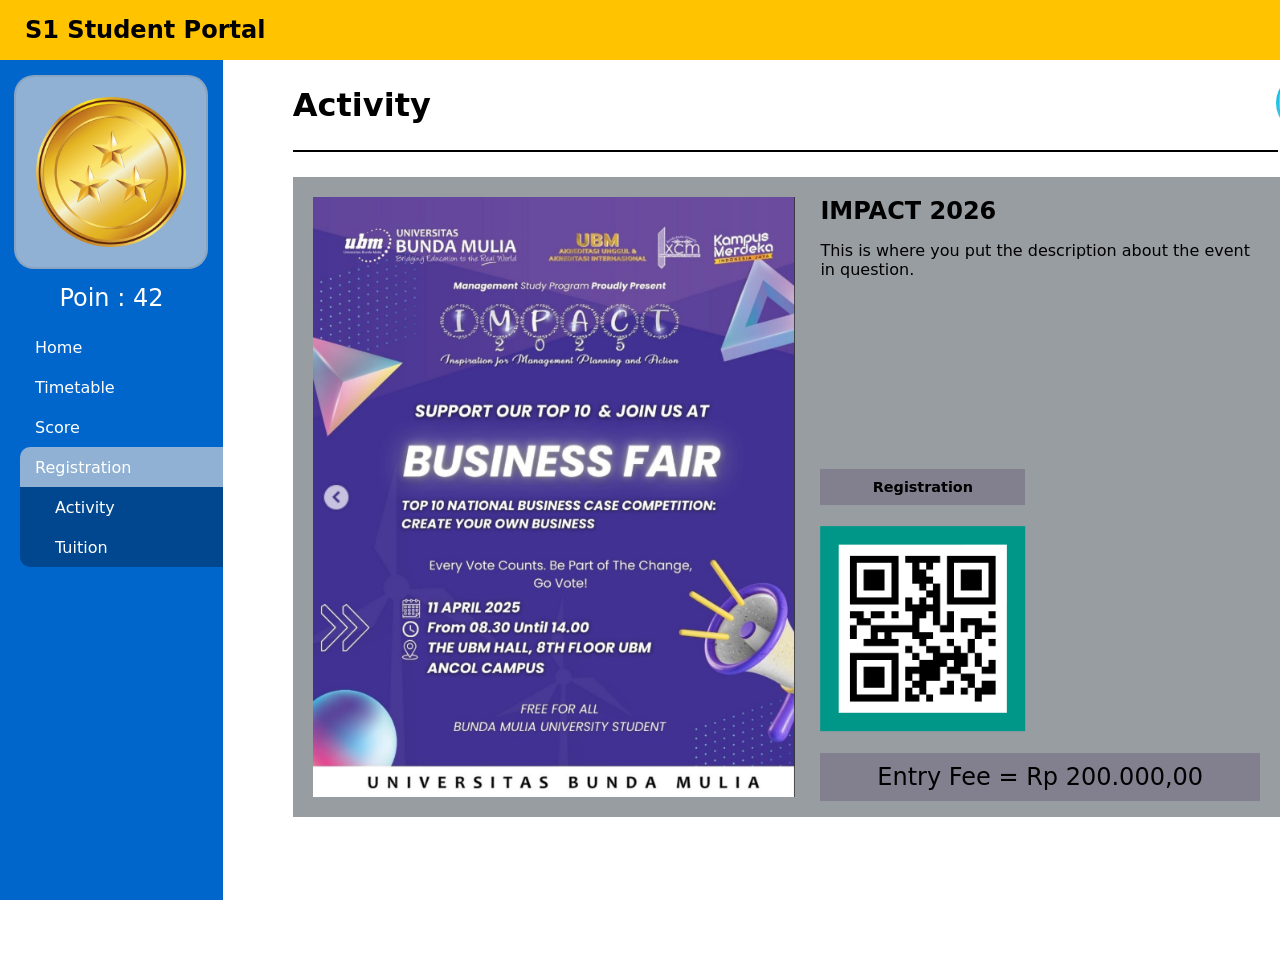
<file: regist_activity.html>
<!DOCTYPE html>
<html lang="en">

<head>
  <meta charset="UTF-8" />
  <meta name="viewport" content="width=device-width, initial-scale=1.0" />
  <link rel="preconnect" href="https://fonts.googleapis.com" />
  <link rel="preconnect" href="https://fonts.gstatic.com" crossorigin />
  <link rel="stylesheet" href="style.css" />
  <link rel="icon" type="image/png" href="img/ubm.png">
  <title>UBM Student Portal</title>
</head>

<body>
  <nav class="navbar">
    <img src="img/menu-button.svg" class="menu-btn" style="width: 30px;">
    <h1>S1 Student Portal</h1>
  </nav>

  <div class="content">
    <div class="sidebar">
      <div></div>
      <img src="img/medali.png">
      <p style="color: rgb(255, 255, 255); align-self: center; margin: 0; font-weight: 500; font-size: 1.5rem;">Poin :
        42</p>
      <div class="menu">
        <a href="index.html">Home</a>
        <a href="timetable.html">Timetable</a>
        <a href="abram_score.html">Score</a>
        <a style="background-color: rgb(144, 177, 211) ; border-radius: 10px 0 0 0;"
          href="registration.html">Registration</a>
        <div class="dropdown">
          <a href="registration.html">Activity</a>
          <a href="regist_tuition.html">Tuition</a>
        </div>
      </div>
    </div>

    <div style="padding-left: 70px" class="maintoro">
      <div class="activity_title">
        <h1>Activity</h1>
        <a href="profile.html"><img style="height: 60px" src="img/Fall-Guys-1.png" /></a>
      </div>

      <div class="scroll-container">
        <div class="cardtoro4">
          <img style="height: 600px;" src="img/poster.png">
          <div style="padding-left: 15px;">
            <p style="font-size: 1.5rem; margin: 0px;"><b>IMPACT 2026</b></p>
            <p>This is where you put the description about the event in question.</p>
            <div style="height: 160px;"></div>
            <p style="font-size: 0.9rem; background-color: rgb(130, 127, 142); text-align: center; padding: 10px; width: 185px;"><b>Registration</b></p>
            <img style="height: 205px; width: 205px; transform:translate(0.1%, 3%);" src="img/qr.png">
            <p style="font-size: 1.5rem; background-color: rgb(130, 127, 142); text-align: center; padding: 10px; ">Entry Fee = Rp 200.000,00</p>
          </div>
        </div>
      </div>
    </div>
  </div>

  <script>
    const menuBtn = document.querySelector('.menu-btn');
    const sidebar = document.querySelector('.sidebar');

    menuBtn.addEventListener('click', () => {
      sidebar.classList.toggle('sidebar-open');
    });
  </script>

</body>

</html>
</file>
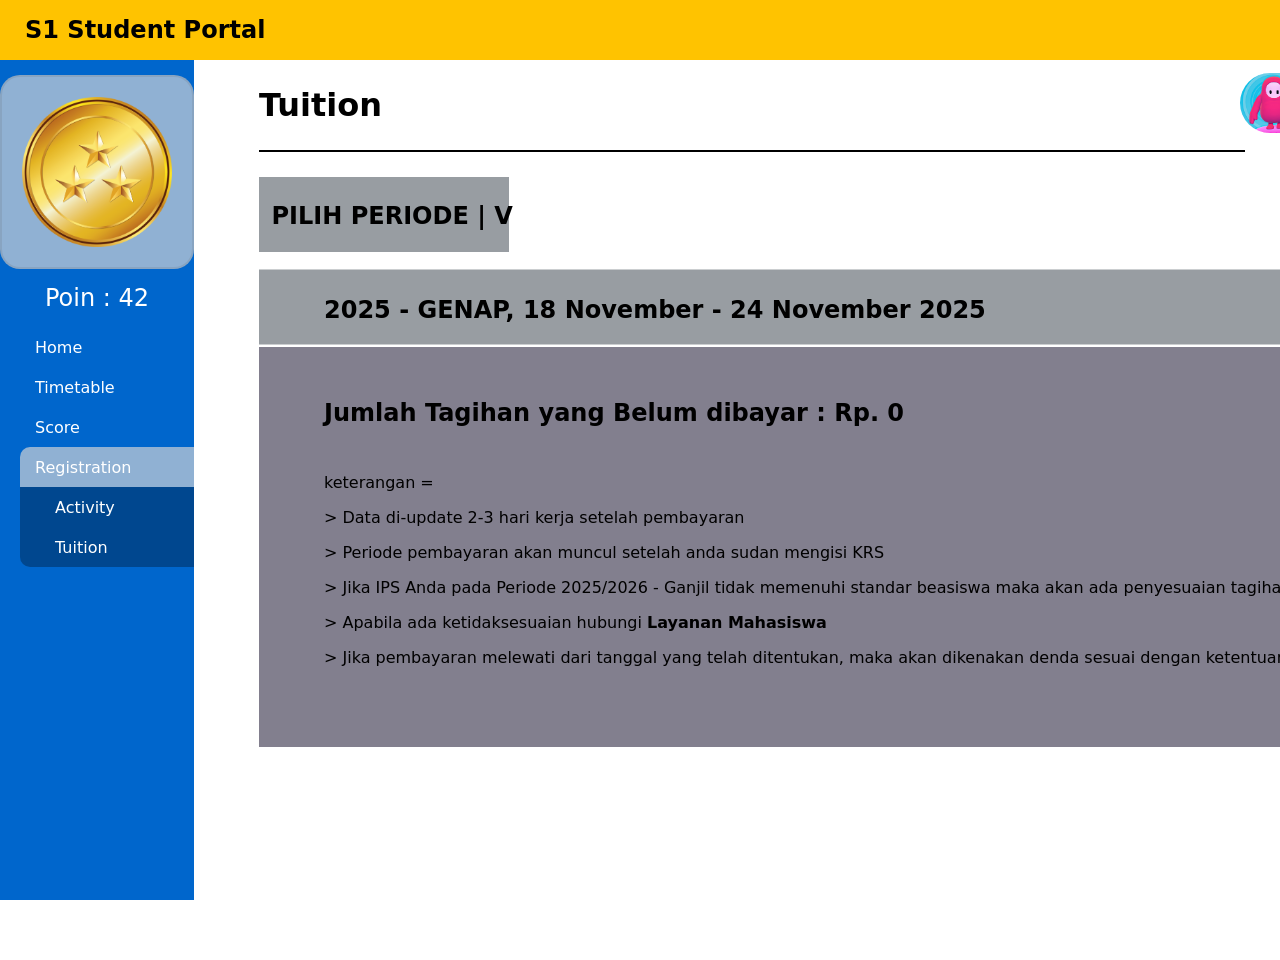
<file: regist_tuition.html>
<!DOCTYPE html>
<html lang="en">
 <head>
  <meta charset="UTF-8" />
  <meta name="viewport" content="width=device-width, initial-scale=1.0" />
  <link rel="preconnect" href="https://fonts.googleapis.com" />
  <link rel="preconnect" href="https://fonts.gstatic.com" crossorigin />
  <link rel="stylesheet" href="style.css" />
  <link rel="icon" type="image/png" href="img/ubm.png">
  <title>UBM Student Portal</title>
</head>

<body>
  <nav class="navbar">
    <img src="img/menu-button.svg" class="menu-btn" style="width: 30px;">
    <h1>S1 Student Portal</h1>
  </nav>

    <div class="content">
      <div class="sidebar">
        <div></div>
        <img src="img/medali.png">
        <p style="color: rgb(255, 255, 255); align-self: center; margin: 0; font-weight: 500; font-size: 1.5rem;">Poin : 42</p>
        <div class="menu">
          <a href="index.html">Home</a>
          <a href="timetable.html">Timetable</a>
          <a href="abram_score.html">Score</a>
          <a style="background-color: rgb(144, 177, 211) ; border-radius: 10px 0 0 0;" href="registration.html">Registration</a>
            <div class="dropdown">
                <a href="registration.html">Activity</a>
                <a href="regist_tuition.html">Tuition</a>
        </div>
        </div>
      </div>

      <div style="padding-left: 65px;" class="main">
        <div class="tuition_title">
          <h1>Tuition</h1>
          <a href="profile.html"><img style="height: 60px" src="img/Fall-Guys-1.png" /></a>
        </div>

        <div class="scroll-container">
          <div class="cardtoro">
                <p style="transform:translate(5%,5%); font-size: 1.5rem;"><b>PILIH PERIODE | V</b></p>
            </div>

            <div class="cardtoro3">
                <p style="transform:translate(5%,100%); font-size: 1.5rem;"><b>Jumlah Tagihan yang Belum dibayar : Rp. 0</b></p><br>
                <p style="transform:translate(5%,80%); font-size: 1rem;">keterangan =</p>
                <p style="transform:translate(5%,80%); font-size: 1rem;">> Data di-update 2-3 hari kerja setelah pembayaran</p>
                <p style="transform:translate(5%,80%); font-size: 1rem;">> Periode pembayaran akan muncul setelah anda sudan mengisi KRS</p>
                <p style="transform:translate(5%,80%); font-size: 1rem;">> Jika IPS Anda pada Periode 2025/2026 - Ganjil tidak memenuhi standar beasiswa maka akan ada penyesuaian tagihan pada Periode 2025/2026 - Genap.</p>
                <p style="transform:translate(5%,80%); font-size: 1rem;">> Apabila ada ketidaksesuaian hubungi <b>Layanan Mahasiswa</b></p>
                <p style="transform:translate(5%,80%); font-size: 1rem;">> Jika pembayaran melewati dari tanggal yang telah ditentukan, maka akan dikenakan denda sesuai dengan ketentuan yang berlaku</p>
            </div>

            <div class="cardtoro2">
                <p style="transform:translate(5%,10%); font-size: 1.5rem;"><b>2025 - GENAP, 18 November - 24 November 2025</b></p>
            </div>
        </div>
      </div>
    </div>

    <script>
      const menuBtn = document.querySelector('.menu-btn');
      const sidebar = document.querySelector('.sidebar');

      menuBtn.addEventListener('click', () => {
        sidebar.classList.toggle('sidebar-open');
      });
    </script>

  </body>
</html>
</file>
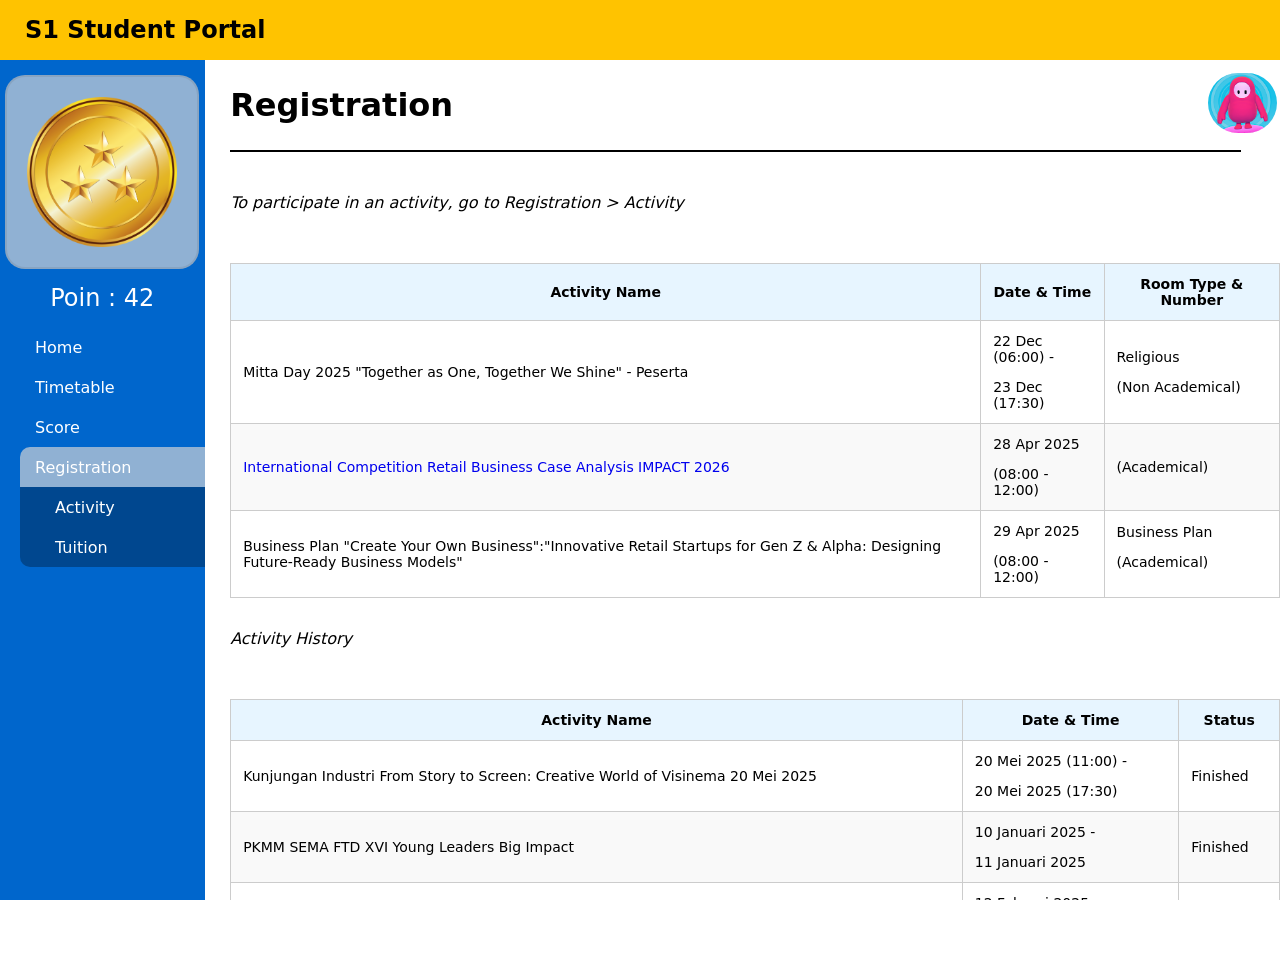
<file: registration.html>
<!DOCTYPE html>
<html lang="en">
  <head>
  <meta charset="UTF-8" />
  <meta name="viewport" content="width=device-width, initial-scale=1.0" />
  <link rel="preconnect" href="https://fonts.googleapis.com" />
  <link rel="preconnect" href="https://fonts.gstatic.com" crossorigin />
  <link rel="stylesheet" href="style.css" />
  <link rel="icon" type="image/png" href="img/ubm.png">
  <title>UBM Student Portal</title>
</head>

<body>
  <nav class="navbar">
    <img src="img/menu-button.svg" class="menu-btn" style="width: 30px;">
    <h1>S1 Student Portal</h1>
  </nav>

    <div class="content">
      <div class="sidebar">
        <div></div>
        <img src="img/medali.png">
        <p style="color: rgb(255, 255, 255); align-self: center; margin: 0; font-weight: 500; font-size: 1.5rem;">Poin : 42</p>
        <div class="menu">
          <a href="index.html">Home</a>
          <a href="timetable.html">Timetable</a>
          <a href="abram_score.html">Score</a>
          <a style="background-color: rgb(144, 177, 211) ; border-radius: 10px 0 0 0;" href="registration.html">Registration</a>
            <div class="dropdown">
                <a href="registration.html">Activity</a>
                <a href="regist_tuition.html">Tuition</a>
        </div>
        </div>
      </div>

      <div class="main">
        <div style="gap: 59vw;" class="title">
          <h1>Registration</h1>
          <a href="profile.html"><img style="height: 60px" src="img/Fall-Guys-1.png" /></a>
        </div>

        <div class="scroll-container">
           <p><i>To participate in an activity, go to Registration > Activity</i></p>
            <table class="timetable">
              <thead>
                <tr>
                  <th>Activity Name</th>
                  <th>Date & Time</th>
                  <th>Room Type & Number</th>
                </tr>
              </thead>
              <tbody>
                <tr>
                  <td>Mitta Day 2025 "Together as One, Together We Shine" - Peserta</td>
                  <td>22 Dec (06:00) - <p></p>23 Dec (17:30)</td>
                  <td>Religious <p></p>(Non Academical)</td>
                </tr>
                <tr>
                    <td><a style="text-decoration: none;" href="regist_activity.html">International Competition Retail Business Case Analysis IMPACT 2026</a></td>
                    <td>28 Apr 2025 <P></P>(08:00 - 12:00)</td>
                    <td>(Academical)</td>
                </tr>
                <tr>
                  <td>Business Plan "Create Your Own Business":"Innovative Retail Startups for Gen Z & Alpha: Designing Future-Ready Business Models"</td>
                  <td>29 Apr 2025 <P></P>(08:00 - 12:00)</td>
                  <td>Business Plan <p> (Academical)</p></td>
                </tr>
              </tbody>
            </table>
           <p><i>Activity History</i></p>
            <table class="timetable">
              <thead>
                <tr>
                  <th>Activity Name</th>
                  <th>Date & Time</th>
                  <th>Status</th>
                </tr>
              </thead>
              <tbody>
                <tr>
                  <td>Kunjungan Industri From Story to Screen: Creative World of Visinema 20 Mei 2025</td>
                  <td>20 Mei 2025 (11:00) - <p></p>20 Mei 2025 (17:30)</td>
                  <td>Finished</td>
                </tr>
                <tr>
                  <td>PKMM SEMA FTD XVI Young Leaders Big Impact</td>
                  <td>10 Januari 2025 - <p></p>11 Januari 2025</td>
                  <td>Finished</td>
                </tr>
                <tr>
                  <td>Pelatihan Kepemimpinan dan Manajemen Mahasiswa (PKMM) XV</td>
                  <td>12 Febuari 2025 - <p></p>14 Febuari 2025</td>
                  <td>Finished</td>
                </tr>
              </tbody>
            </table>
        </div>
      </div>
    </div>

    <script>
      const menuBtn = document.querySelector('.menu-btn');
      const sidebar = document.querySelector('.sidebar');

      menuBtn.addEventListener('click', () => {
        sidebar.classList.toggle('sidebar-open');
      });
    </script>

  </body>
</html>
</file>
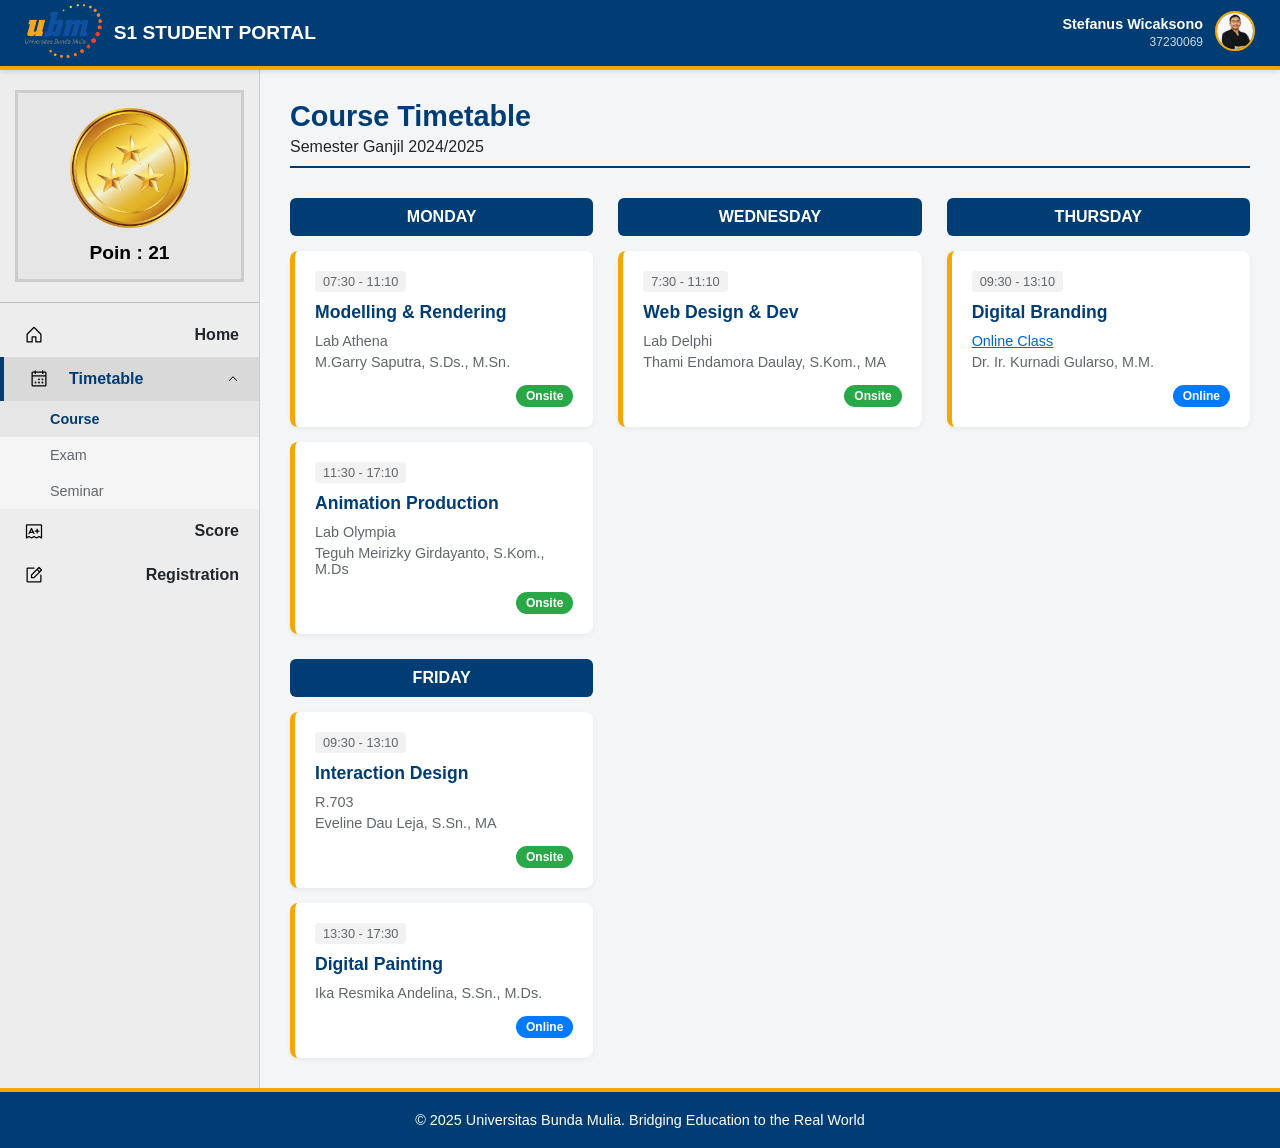
<file: timetable.html>
<!DOCTYPE html>
<html lang="en">
<head>
    <meta charset="UTF-8">
    <meta name="viewport" content="width=device-width, initial-scale=1.0">
    <title>UBM Student Portal</title>
    <link rel="stylesheet" href="stylejustin.css">
    <link rel="icon" type="image/png" href="img/ubm.png">
</head>
<body>
    <nav class="navbar">
        <div class="nav-left">
            <img src="img/menu-button.svg" class="menu-toggle-icon" onclick="toggleSidebar()" alt="Menu">
            
            <div class="logo-container">
                <picture>
                    <source srcset="img/ubm.avif" type="image/avif">
                    <source srcset="img/ubm.webp" type="image/webp">
                    <img src="img/ubm.png" alt="UBM Logo" class="logo-img">
                </picture>
                <span class="logo-text">S1 Student Portal</span>
            </div>
        </div>
        
        <div class="user-profile">
            <div class="user-info">
                <span class="user-name">Stefanus Wicaksono</span>
                <span class="user-id">37230069</span>
            </div>
            
            <picture class="avatar-picture">
                <source srcset="img/epan.avif" type="image/avif">
                <source srcset="img/epan.webp" type="image/webp">
                <img src="img/epan.jpg" alt="Profile" class="avatar-img">
            </picture>
        </div>
    </nav>

    <div class="container">
        
        <aside class="sidebar" id="sidebar">
            
            <div class="points-wrapper">
                <div class="points-box">
                    <picture>
                        <source srcset="img/medali.avif" type="image/avif">
                        <source srcset="img/medali.png" type="image/png">
                        <img src="img/medali.jpg" alt="Medal Icon" class="medal-icon">
                    </picture>
                    <div class="points-text">Poin : 21</div>
                </div>
            </div>

            <ul class="menu-list">
                <li>
                    <a href="index.html" class="menu-link">
                        <img src="img/house.svg" class="icon-svg" alt="Home"> 
                        Home
                    </a>
                </li>
                
                <li class="has-submenu">
                    <a href="timetable.html" class="menu-link active" onclick="toggleSubmenu(event)">
                        <span style="display:flex; align-items:center; gap:10px;">
                            <img src="img/calendar-dots.svg" class="icon-svg" alt="Timetable">
                            Timetable
                        </span>
                        <img src="img/caret-up.svg" class="arrow-icon" alt="Arrow">
                    </a>
                    <ul class="submenu" id="timetableSubmenu">
                        <li><a href="timetable.html" class="sub-link active-sub">Course</a></li>
                        <li><a href="exam.html" class="sub-link">Exam</a></li>
                        <li><a href="activity.html" class="sub-link">Seminar</a></li>
                    </ul>
                </li>

                <li>
                    <a href="abram_score.html" class="menu-link">
                        <img src="img/exam.svg" class="icon-svg" alt="Score">
                        Score
                    </a>
                </li>
                <li>
                    <a href="registration.html" class="menu-link">
                        <img src="img/note-pencil.svg" class="icon-svg" alt="Reg">
                        Registration
                    </a>
                </li>
            </ul>
        </aside>

        <main class="content">
            <div class="page-title">
                <h1>Course Timetable</h1>
                <p>Semester Ganjil 2024/2025</p>
            </div>

            <div class="schedule-grid">
                
                <div class="day-column">
                    <div class="day-header">Monday</div>
                    
                    <div class="class-card">
                        <div class="card-time">07:30 - 11:10</div>
                        <h3 class="class-name">Modelling & Rendering</h3>
                        <div class="class-details">
                            <span>Lab Athena</span>
                            <span>M.Garry Saputra, S.Ds., M.Sn.</span>
                        </div>
                        <span class="status-badge onsite">Onsite</span>
                    </div>

                    <div class="class-card">
                        <div class="card-time">11:30 - 17:10</div>
                        <h3 class="class-name">Animation Production</h3>
                        <div class="class-details">
                            <span>Lab Olympia</span>
                            <span>Teguh Meirizky Girdayanto, S.Kom., M.Ds</span>
                        </div>
                        <span class="status-badge onsite">Onsite</span>
                    </div>
                </div>

                <div class="day-column">
                    <div class="day-header">Wednesday</div>
                    <div class="class-card">
                        <div class="card-time">7:30 - 11:10</div>
                        <h3 class="class-name">Web Design & Dev</h3>
                        <div class="class-details">
                            <span>Lab Delphi</span>
                            <span>Thami Endamora Daulay, S.Kom., MA </span>
                        </div>
                        <span class="status-badge onsite">Onsite</span>
                    </div>
                </div>

                <div class="day-column">
                    <div class="day-header">Thursday</div>
                    <div class="class-card">
                        <div class="card-time">09:30 - 13:10</div>
                        <h3 class="class-name">Digital Branding</h3>
                        <div class="class-details">
                            <span class="link">Online Class</span>
                            <span>Dr. Ir. Kurnadi Gularso, M.M.</span>
                        </div>
                        <span class="status-badge online">Online</span>
                    </div>
                </div>

                <div class="day-column">
                    <div class="day-header">Friday</div>
                    
                    <div class="class-card">
                        <div class="card-time">09:30 - 13:10</div>
                        <h3 class="class-name">Interaction Design</h3>
                        <div class="class-details">
                            <span>R.703</span>
                            <span>Eveline Dau Leja, S.Sn., MA</span>
                        </div>
                        <span class="status-badge onsite">Onsite</span>
                    </div>

                    <div class="class-card">
                        <div class="card-time">13:30 - 17:30</div>
                        <h3 class="class-name">Digital Painting</h3>
                        <div class="class-details">
                            <span>Ika Resmika Andelina, S.Sn., M.Ds.</span>
                        </div>
                        <span class="status-badge online">Online</span>
                    </div>
                </div>

            </div>
        </main>
    </div>

    <footer class="footer">
        <p>&copy; 2025 Universitas Bunda Mulia. Bridging Education to the Real World</p>
    </footer>

    <script>
        function toggleSubmenu(event) {
            event.preventDefault();
            const submenu = document.getElementById('timetableSubmenu');
            const arrow = event.currentTarget.querySelector('.arrow-icon');
            
            if (submenu.style.display === 'block') {
                submenu.style.display = 'none';
                arrow.style.transform = 'rotate(180deg)';
            } else {
                submenu.style.display = 'block';
                arrow.style.transform = 'rotate(0deg)';
            }
        }

        function toggleSidebar() {
            const sidebar = document.getElementById('sidebar');
            sidebar.classList.toggle('active-mobile');
        }
    </script>
</body>
</html>
</file>
<file: style.css>
html::-webkit-scrollbar,
body::-webkit-scrollbar {
  display: none;
}

html, body {
  min-height: 100%;
  overflow: hidden;
  font-family: 'Poppins', system-ui, -apple-system, BlinkMacSystemFont, 'Segoe UI', sans-serif;
  scrollbar-width: none;
  margin: 0;
  padding: 0;
}

.navbar {
  padding-left: 25px;
  height: 60px;
  text-align: center;
  display: flex;
  background-color: #FFC300;
  align-items: center;
  justify-content: space-between;
  color: rgb(0, 0, 0);
}

.navbar img {
  display: none;
  cursor: pointer;
}

.content {
  display: flex;
  flex-direction: row;
  height: calc(100vh - 60px);
}

/* DESKTOP + TABLET SIDEBAR (normal) */
.sidebar {
  display: flex;
  flex-direction: column;
  gap: 15px;
  text-align: left; 
  width: 250px;
  height: 100dvh;
  background-color: #0066cc;
  transition: transform 0.3s ease; /* added for smooth animation */
}

.dropdown{
  background-color: #0000004d;
  border-radius: 0 0 0 10px;
  text-align: center;
  align-items: center;
  margin-left: 20px;
}

.sidebar img{
    width: 150px; 
    border-radius: 20px; 
    background-color: rgb(144, 177, 211); 
    padding: 20px; 
    border: 2px solid rgba(94, 94, 94, 0.151); 
    align-self: center;
}

.sidebar a {
    color: rgb(255, 255, 255) ;
    text-decoration: none;
    display: flex;
    text-align: center;
    align-items: center;
    padding-left: 15px;
    height: 40px;
    margin-left: 20px;
    border-radius: 10px 0 0 10px;
}

.class-card {
  display: flex;
  gap: 18px;
  padding: 18px 20px;
  border-radius: 14px;
  background: #d9e4f1;
  border: 1px solid rgba(0, 0, 0, 0.08);
  box-shadow: 0 6px 14px rgba(0, 0, 0, 0.12);
  max-width: 600px;
}

/* left date block */
.class-date {
  min-width: 10px;
  padding: 5px 5px;
  border-radius: 12px;
  background: #ffffff;
  text-align: center;
  display: flex;
  flex-direction: column;
  justify-content: center;
  box-shadow: 0 4px 10px rgba(0, 0, 0, 0.08);
}

.class-date .weekday {
  font-size: 0.8rem;
  text-transform: uppercase;
  letter-spacing: 0.08em;
  color: #6a7a90;
  margin-bottom: 4px;
}

.class-date .day {
  font-size: 2.1rem;
  font-weight: 700;
  line-height: 1;
  color: #1c3555;
}

.class-date .month-year {
  font-size: 0.85rem;
  color: #6a7a90;
  margin-top: 4px;
}

/* right content */
.class-info {
  flex: 1;
  display: flex;
  flex-direction: column;
  justify-content: center;
}

.class-top {
  display: flex;
  justify-content: space-between;
  align-items: baseline;
  gap: 12px;
}

.course-name {
  margin: 0;
  font-size: 1.05rem;
  font-weight: 700;
  color: #102238;
}

.class-time {
  font-size: 0.9rem;
  font-weight: 600;
  color: #214c8f;
  padding: 4px 10px;
  border-radius: 10px;
  background: rgba(33, 76, 143, 0.1);
}

.class-location {
  margin: 6px 0 10px;
  font-size: 0.9rem;
  font-weight: 500;
  color: #1c3555;
}

/* small tags */
.class-meta {
  display: flex;
  flex-wrap: wrap;
  gap: 6px;
}

.class-tag {
  font-size: 0.75rem;
  padding: 4px 8px;
  border-radius: 999px;
  background: rgba(0, 0, 0, 0.05);
  color: #4c5c72;
}


.main {
  gap: 25px;
  display: flex;
  padding-left: 90px;
  flex-direction: column;
}

.maintoro{
  flex: 1;
  display: flex;
  flex-direction: column;
  gap: 25px;
  padding-left: 50px;
}

.title img{
  border-radius: 999px;
}

.title {
  gap: 60vw;
  height: 10vh;
  width: 74vw;
  border-bottom: 2px solid black;
  align-items: center;
  display: flex;
}

.activity_title{
  gap: 66vw;
  height: 10vh;
  width: 77vw;
  border-bottom: 2px solid black;
  align-items: center;
  display: flex;
}

.tuition_title{
   gap: 67vw;
  height: 10vh;
  width: 77vw;
  border-bottom: 2px solid black;
  align-items: center;
  display: flex;
}

.tuition_title img{
  border-radius: 999px;
}

.activity_title img{
  border-radius: 999px;
}

.profile-title {
  gap: 64vw;
  height: 10vh;
  width: 74vw;
  border-bottom: 2px solid black;
  align-items: center;
  display: flex;
}

.profile-title img{
  border-radius: 999px;
}

.scroll-container {
  flex: 1;
  min-height: 0;
  height: calc(150vh);
  overflow-y: auto;
  display: flex;
  flex-direction: column;
  gap: 15px;
}

.scroll-container::-webkit-scrollbar {
  display: none;
}

.profile-img{
  border-radius: 20px;
    width: 450px;
    height: 400px;
  }

.profile-card {
  border-radius: 10px;
    display: flex;
    background-color: #d9e6f2;
    padding: 10px;
    gap: 20px;
    border: 1px solid #c0cbd6;
    box-sizing: border-box;
}

.identity {
    flex: 1;
    padding: 20px 40px;
    border-left: 2px solid #000; 
    display: flex;
    flex-direction: column;
    justify-content: center;
    gap: 8px;
    font-family: Arial, Helvetica, sans-serif;
}

.identity h2 {
    margin: 0 0 12px 0;
    font-size: 1.5rem;
    font-weight: 700;
}

.info-wrapper {
    display: flex;
    gap: 40px;
}

.info-row {
    padding-bottom: 10px;
    display: flex;
    gap: 10px;
    font-size: 1rem;
}

.info-row .label {
    width: 120px;
    font-weight: 600;
    color: #222;
}

.info-row .value {
    color: #111;
}

.card {
  border-radius: 10px;
  justify-content: center;
  align-items: center;
  width: 600px;
  max-width: 90vw;
  aspect-ratio: 2/1;
  background-color: rgb(207, 220, 233);
  border: 2px solid rgba(94, 94, 94, 0.151);
}

.cardtoro {
  height: 75px;
  width: 250px;
  background-color: rgb(152, 157, 162);
}

.cardtoro2 {
  height: 75px;
  width: 1300px;
  transform: translateY(-550%);
  background-color: rgb(152, 157, 162);
}

.cardtoro3 {
  height: 400px;
  width: 1300px;
  transform: translateY(20%);
  background-color: rgb(130, 127, 142);
}

.cardtoro4 {
  padding: 20px;
  gap: 10px;
  display: flex;
  height: 600px;
  width: 74vw;
  background-color: rgb(152, 157, 162);
}

/* .cardtoro5 {
  height: 55px;
  width: 400px;
  background-color: rgb(130, 127, 142);
  transform: translate(133%, -365%)
}

.cardtoro6 {
 height: 40px;
  width: 205px;
  background-color: rgb(130, 127, 142);
  transform: translate(259%, -1370%)
} */
.eventcard{
  border-radius: 10px;
  justify-content: center;
  align-items: center;
  width: 600px;
  max-width: 90vw;
  aspect-ratio: 2/1;
  background-color: rgb(207, 220, 233);
  border: 2px solid rgba(94, 94, 94, 0.151);
  overflow: hidden;
  display: inline-block;
  position: relative;        /* penting untuk posisi absolute img */
}

/* semua gambar jadi "slide" yang menumpuk di atas satu sama lain */
.eventcard img{
  position: absolute;
  inset: 0;                  /* top:0; right:0; bottom:0; left:0 */
  width: 100%;
  height: 100%;
  object-fit: cover;
  opacity: 0;
  animation: eventFade 12s infinite;
}

/* atur delay tampil tiap gambar */
/* total durasi 9s → tiap gambar ±3 detik */
.eventcard img:nth-child(1){ animation-delay: 0s; }
.eventcard img:nth-child(2){ animation-delay: 3s; }
.eventcard img:nth-child(3){ animation-delay: 6s; }
.eventcard img:nth-child(4){ animation-delay: 9s; }


/* animasi fade in → stay → fade out */
@keyframes eventFade {
  0%   { opacity: 0; }
  5%   { opacity: 1; }
  30%  { opacity: 1; }
  35%  { opacity: 0; }
  100% { opacity: 0; }
}


.bconnect-card{
  display: flex;
  justify-content: center;
  align-items: center;
  height: 300px;
  width: 600px;
  /* background-color: rgb(207, 220, 233);
  border: 2px solid rgba(94, 94, 94, 0.151); */
}

.today-class{
  font-weight: bold;
  padding: 5px;
}

.bconnect{
  justify-content: center;  /* center vertically */
  align-items: center;      /* center horizontally */
  text-align: center;
  display: flex;
  flex-direction: column;
}

.parent {
  display: grid;
  grid-template-columns: repeat(2, 600px);
  grid-template-rows: 25px 300px 25px 350px;
  grid-column-gap: 40px;
  grid-row-gap: 20px;
}

.div1 { grid-area: 1 / 1 / 2 / 2; }
.div2 { grid-area: 1 / 2 / 2 / 3; }
.div3 { grid-area: 2 / 1 / 3 / 2; }
.div4 { grid-area: 2 / 2 / 3 / 3; }
.div5 { grid-area: 3 / 1 / 4 / 2; }
.div6 { grid-area: 3 / 2 / 4 / 3; }
.div7 { grid-area: 4 / 1 / 5 / 2; }
.div8 { grid-area: 4 / 2 / 5 / 3; }

.timetable {
  width: 100%;
  min-width: 600px;
  border-collapse: collapse;
  margin-top: 20px;
  font-size: 14px;
}

.timetable th,
.timetable td {
  border: 1px solid #cccccc;
  padding: 12px;
}

.timetable th {
  background-color: #e7f5ff;
}

.timetable tr:nth-child(even) {
  background-color: #f9f9f9;
}

.timetable tr:hover {
  background-color: #e4f0ff;
  transition: 0.2s ease-in-out;
}


/* ------------------------------------------------------- */
/*                    1) MOBILE < 321px                    */
/* ------------------------------------------------------- */
@media (max-width: 321px) {
  h1 { font-size: 1.5rem; }

  /* mobile navbar */
  .navbar {
    height: 7vh;
    padding: 0 5vw;
    justify-content: space-between;
  }

  .class-date{
    font-size: 20px;
  }

  .navbar img {
    display: block;
  }

  /* MOBILE SLIDING SIDEBAR */
  .sidebar {
    position: fixed;
    top: 7vh;
    left: 0;
    height: calc(100vh - 7vh);
    width: 250px;
    background-color: #0066cc;
    transform: translateX(-100%);
    z-index: 999;
  }

  .sidebar.sidebar-open {
    transform: translateX(0);
  }

  .profile-img{
    width: 100px;
    height: 99px;
    align-self: center;
  }

  .profile-card{
    display: flex;
    flex-direction: column;
    height: auto;
    width: 90vw;
  }

  .info-wrapper{
    flex-direction: column;
    gap: 20px;
  }

  .info-row{
    font-size: smaller;
  }

  .identity{
    padding: 10px;
    border-top: 2px solid;
    border-left: 0px;
  }

  .card {
    height: 300px;
    width: 90vw;
  }

  .eventcard{
    width: 600px;
  max-width: 90vw;
  aspect-ratio: 2/1;
  }

   .bconnect-card {
    height: 200px;
    width: 90vw;
  }

  .main {
    padding-left: 5vw;
  }

  .title {
    width: 90vw;
    gap: 30vw;
  }

  .profile-title {
    width: 90vw;
    gap: 45vw;
  }

  .parent {
    display: grid;
    grid-template-columns: 600px;
    grid-template-rows: 25px 300px 25px 300px 25px 150px 25px 200px;
    grid-column-gap: 40px;
    grid-row-gap: 20px;
  }

  .div1 { grid-area: 1 / 1 / 2 / 2; }
  .div2 { grid-area: 3 / 1 / 4 / 2; }
  .div3 { grid-area: 2 / 1 / 3 / 2; }
  .div4 { grid-area: 4 / 1 / 5 / 2; }
  .div5 { grid-area: 5 / 1 / 6 / 2; }
  .div6 { grid-area: 7 / 1 / 8 / 2; }
  .div7 { grid-area: 6 / 1 / 7 / 2; }
  .div8 { grid-area: 8 / 1 / 9 / 2; }
}

/* ------------------------------------------------------- */
/*                2) MOBILE 321px–767px                    */
/* ------------------------------------------------------- */
@media (min-width: 321px) and (max-width: 767px) {
  body{
    height: 100dvh;
    overflow-y: auto;
  }
  
  h1 { font-size: 2rem; }

  .navbar {
    height: 7vh;
    padding: 0 5vw;
    justify-content: space-between;
  }

  .navbar img {
    display: block;
  }

  /* MOBILE SLIDING SIDEBAR */
  .sidebar {
    position: fixed;
    top: 7vh;
    left: 0;
    height: calc(100dvh - 7vh);
    width: 250px;
    background-color: #0066cc;
    transform: translateX(-100%);
    z-index: 999;
  }

  .sidebar.sidebar-open {
    transform: translateX(0);
  }

  .profile-card{
    height: auto;
    width: 90vw;
    display: flex;
    flex-direction: column;
  }

  .info-wrapper{
    gap: 20px;
    display: flex;
    flex-direction: column;
  }

  .profile-img{
    align-self: center;
    width: 200px;
    height: 190px;
  }

  .identity{
    padding: 20px;
    border-left: 0;
    border-top: 2px solid #000;
  }

    .card {
    height: 300px;
    width: 90vw;
  }

  .eventcard{
    width: 600px;
  max-width: 90vw;
  aspect-ratio: 2/1;
  }

  .bconnect-card {
    display: flex;
    height: 200px;
    width: 90vw;
  }

  .main {
    padding-left: 20px;
  }

  .title {
    width: 90vw;
    gap: 33.5vw;
  }

  .profile-title {
    width: 90vw;
    gap: 49vw;
  }

  .scroll-container{
    height: auto;
    max-height: none;
  }

  .parent {
    display: grid;
    grid-template-columns: 600px;
    grid-template-rows: 25px 300px 25px 300px 25px 200px 25px 200px;
    grid-column-gap: 40px;
    grid-row-gap: 20px;
  }

  .div1 { grid-area: 1 / 1 / 2 / 2; }
  .div2 { grid-area: 3 / 1 / 4 / 2; }
  .div3 { grid-area: 2 / 1 / 3 / 2; }
  .div4 { grid-area: 4 / 1 / 5 / 2; }
  .div5 { grid-area: 5 / 1 / 6 / 2; }
  .div6 { grid-area: 7 / 1 / 8 / 2; }
  .div7 { grid-area: 6 / 1 / 7 / 2; }
  .div8 { grid-area: 8 / 1 / 9 / 2; }
}


@media (min-width: 767px) and (max-width: 1023px){ /* Tablet */
  .profile-img{
    width: 350px;
    height: 320px;
    align-self: center;
  }
  .info-wrapper{
    flex-direction: column;
    gap: 20px;
  }
  .profile-card{
    flex-direction: column;
  }
  .identity{
    padding: 20px;
    border-left: 0;
    border-top: 2px solid #000;
  }
  .profile-card{
        width: 49vw;
    }
    .card{
        height: 300px;
        width: 425px;
    }
    .eventcard{
      width: 425px;
      max-width: 90vw;
      aspect-ratio: 2/1;
    }
    .bconnect-card{
      height: 300px;
        width: 425px;
    }
    .profile-title {
        gap: 28vw;
        height: 10vh;
        width: 50vw;
        border-bottom: 2px solid black;
        align-items: center;
        display: flex;
    }
    .parent {
        display: grid;
        grid-template-columns: 600px;
        grid-template-rows: 25px 300px 25px 300px 25px 220px 25px 300px;
        grid-column-gap: 40px;
        grid-row-gap: 20px;
    }

        .div1 { grid-area: 1 / 1 / 2 / 2; }
        .div2 { grid-area: 3 / 1 / 4 / 2; }
        .div3 { grid-area: 2 / 1 / 3 / 2; }
        .div4 { grid-area: 4 / 1 / 5 / 2; }
        .div5 { grid-area: 5 / 1 / 6 / 2; }
        .div6 { grid-area: 7 / 1 / 8 / 2; }
        .div7 { grid-area: 6 / 1 / 7 / 2; }
        .div8 { grid-area: 8 / 1 / 9 / 2; }
    .title{
        gap: 25vw;
        width: 55vw;
    }

    .sidebar img{
        width: 150px; 
        border-radius: 20px;
        background-color: rgb(144, 177, 211); 
        padding: 20px; 
        border: 2px solid rgba(94, 94, 94, 0.151); 
        align-self: center;
    }

    .main{
        padding-left: 9vw;
    }
}

@media (min-width: 1023px) and (max-width: 1279px) {
    .profile-title{
        width: 72vw;
        gap: 56vw;
    }
    .identity{
      width: 200px;
      padding: 20px;
    }
    .profile-card{
        width: 72vw;
    }
    .profile-img{
      align-self: center;
    }
    .eventcard{
        width: 350px;
        max-width: 90vw;
        aspect-ratio: 2/1;
    }
    .card{
        width: 350px;
    }
    .bconnect-card{
      width: 350px;
      height: 230px;
    }
    .info-wrapper{
      flex-direction: column;
      gap: 20px;
    }
     .parent {
        display: grid;
        grid-template-columns: 390px;
        grid-template-rows: 25px 300px 25px 300px ;
        grid-column-gap: 0px;
        grid-row-gap: 20px;
    }
    
    .main {
        padding-left: 1.5vw;
    }
    .title{
        gap: 49vw;
        width: 72vw;
    }
}
@media (min-width: 1280px) and (max-width: 1535px) { 
    .profile-title{
        width: 75vw;
    }
    .profile-card{
        width: 75vw;
    }
    .eventcard{
      width: 555px;
      max-width: 90vw;
      aspect-ratio: 2/1;
    }
    .card{
        width: 555px;
        height: 300px;
    }
    .bconnect-card{
      width: 555px;
    }
    .info-wrapper{
      gap: 20px;
    }
    .main{
        padding-left: 2vw;
    }
    .title{
        gap: 63vw;
        width: 79vw;
    }
    .parent {
        display: grid;
        grid-template-columns: 580px;
        grid-template-rows: 25px 320px 25px 320px ;
        grid-column-gap: 0px;
        grid-row-gap: 20px;
    }
}
</file>
<file: abram_Transcript.css>
:root {
    --ubm-blue: hsl(209, 100%, 23%);
    --ubm-orange: hsl(41, 100%, 48%);
    --bg-body: hsl(210, 20%, 96%);
    --bg-white: hsl(0, 0%, 100%);
    --bg-sidebar: hsl(0, 0%, 93%);
    --text-dark: hsl(210, 11%, 15%);
    --text-muted: hsl(210, 5%, 40%);
}

* {
    margin: 0;
    padding: 0;
    box-sizing: border-box;
    font-family: Arial, Helvetica, sans-serif;
}

body {
    background-color: var(--bg-body);
    color: var(--text-dark);
}

.navbar {
    height: 70px;
    background-color: var(--ubm-blue);
    border-bottom: 4px solid var(--ubm-orange);
    display: flex;
    align-items: center;
    justify-content: space-between;
    padding: 0 25px;
    position: fixed;
    top: 0;
    width: 100%;
    z-index: 100;
    box-shadow: 0 2px 5px hsla(0, 0%, 0%, 0.1);
}

.nav-left {
    display: flex;
    align-items: center;
    gap: 15px;
}

.menu-toggle-icon {
    width: 24px;
    height: 24px;
    cursor: pointer;
    display: none;
    filter: invert(1);
}

.logo-container {
    display: flex;
    align-items: center;
    gap: 12px;
}

.logo-container img {
    height: 55px; 
    object-fit: contain;
}

.logo-text {
    color: var(--bg-white);
    font-weight: 700;
    font-size: 1.2rem;
    text-transform: uppercase;
}

.user-profile {
    display: flex;
    align-items: center;
    gap: 12px;
}

.user-info {
    text-align: right;
    color: var(--bg-white);
}

.user-name {
    display: block;
    font-weight: 600;
    font-size: 0.9rem;
}

.user-id {
    font-size: 0.75rem;
    opacity: 0.8;
}

.avatar-img {
    width: 40px;
    height: 40px;
    border-radius: 50%;
    object-fit: cover;
    border: 2px solid var(--ubm-orange);
    background-color: var(--bg-white);
    transition: transform 0.2s ease;
}

.avatar-img:hover {
    transform: scale(1.1);
}

.container {
    display: flex;
    margin-top: 70px;
    min-height: calc(100vh - 70px);
}

.sidebar {
    width: 260px;
    background-color: var(--bg-sidebar);
    border-right: 1px solid hsl(0, 0%, 80%);
    padding: 20px 0;
    flex-shrink: 0;
}

.points-wrapper {
    padding: 0 15px 20px 15px;
    border-bottom: 1px solid hsl(0, 0%, 75%);
    margin-bottom: 10px;
}

.points-box {
    background-color: hsl(0, 0%, 90%);
    border: 3px solid hsl(0, 0%, 80%);
    padding: 15px;
    text-align: center;
    display: flex;
    flex-direction: column;
    align-items: center;
    perspective: 1000px;
}

.medal-icon {
    width: 120px; 
    margin-bottom: 10px;
    transition: transform 0.8s cubic-bezier(0.175, 0.885, 0.32, 1.275); 
}

.points-box:hover .medal-icon {
    transform: rotateY(360deg) scale(1.1);
}

.points-text {
    font-weight: bold;
    font-size: 1.2rem;
    color: black;
}

.menu-list {
    list-style: none;
}

.menu-link {
    display: flex;
    align-items: center;
    justify-content: space-between;
    padding: 12px 20px;
    text-decoration: none;
    color: var(--text-dark);
    font-weight: 600;
    transition: all 0.3s ease;
    border-left: 4px solid transparent;
}

.menu-link:hover, .menu-link.active {
    background-color: hsl(0, 0%, 85%);
    color: var(--ubm-blue);
    border-left: 4px solid var(--ubm-blue);
    padding-left: 25px;
}

.icon-svg {
    width: 20px;
    height: 20px;
    margin-right: 10px;
    vertical-align: middle;
}

.arrow-icon {
    width: 12px;
    height: 12px;
    transition: transform 0.3s ease;
}

.submenu {
    list-style: none;
    background-color: hsl(0, 0%, 96%);
    display: block;
}

.sub-link {
    display: block;
    padding: 10px 20px 10px 50px;
    text-decoration: none;
    color: var(--text-muted);
    font-size: 0.9rem;
    transition: color 0.2s ease;
}

.sub-link:hover {
    color: var(--ubm-blue);
    font-weight: 600;
}

.sub-link.active-sub {
    color: var(--ubm-blue);
    font-weight: 700;
    background-color: hsl(0, 0%, 90%);
}

.content {
    flex: 1;
    padding: 30px;
}

.page-title {
    margin-bottom: 30px;
    border-bottom: 2px solid var(--ubm-blue);
    padding-bottom: 10px;
}

.page-title h1 {
    color: var(--ubm-blue);
    font-size: 1.8rem;
    margin-bottom: 5px;
}

.schedule-grid {
    display: grid;
    grid-template-columns: repeat(auto-fit, minmax(300px, 1fr));
    gap: 25px;
}

.day-column {
    display: flex;
    flex-direction: column;
    gap: 15px;
}

.day-header {
    background-color: var(--ubm-blue);
    color: var(--bg-white);
    padding: 10px;
    text-align: center;
    font-weight: bold;
    border-radius: 6px;
    text-transform: uppercase;
}

.class-card {
    background-color: var(--bg-white);
    border-radius: 8px;
    padding: 20px;
    border-left: 5px solid var(--ubm-orange);
    box-shadow: 0 2px 5px hsla(0, 0%, 0%, 0.05);
    transition: transform 0.3s ease, box-shadow 0.3s ease, border-left-color 0.3s ease; 
}

.class-card:hover {
    transform: translateY(-8px);
    box-shadow: 0 10px 20px hsla(0, 0%, 0%, 0.15);
    border-left-color: var(--ubm-blue);
    cursor: pointer;
}

.card-time {
    font-size: 0.8rem;
    color: var(--text-muted);
    background: hsl(0, 0%, 95%);
    display: inline-block;
    padding: 3px 8px;
    border-radius: 4px;
    margin-bottom: 10px;
}

.class-name {
    font-size: 1.1rem;
    color: var(--ubm-blue);
    margin-bottom: 10px;
}

.class-details {
    font-size: 0.9rem;
    color: var(--text-muted);
    margin-bottom: 15px;
    display: flex;
    flex-direction: column;
    gap: 5px;
}

.status-badge {
    float: right;
    font-size: 0.75rem;
    padding: 4px 10px;
    border-radius: 12px;
    font-weight: 600;
    color: var(--bg-white);
}

.link {
    color: hsl(210, 100%, 40%); 
    text-decoration: underline;
    cursor: pointer;
    transition: color 0.2s ease, text-decoration 0.2s ease;
}

.link:hover {
    color: hsl(210, 100%, 20%);
    text-decoration: none;
}
.onsite { background-color: hsl(134, 61%, 41%); }
.online { background-color: hsl(211, 100%, 50%); }

.empty-state {
    text-align: center;
    padding: 20px;
    color: hsl(0, 0%, 60%);
    border: 2px dashed hsl(0, 0%, 85%);
    border-radius: 8px;
}

.exam-card {
    display: flex;
    flex-direction: column;
    gap: 10px;
    border-left: 5px solid var(--ubm-blue); 
}

.card-header-row {
    display: flex;
    justify-content: space-between;
    align-items: center;
}

.exam-type {
    font-size: 0.75rem;
    font-weight: bold;
    color: var(--ubm-orange);
    text-transform: uppercase;
    letter-spacing: 1px;
    border: 1px solid var(--ubm-orange);
    padding: 2px 6px;
    border-radius: 4px;
}

.exam-details-row {
    display: flex;
    justify-content: space-between;
    align-items: center;
    background-color: hsl(210, 20%, 98%); 
    padding: 10px;
    border-radius: 6px;
    border: 1px dashed hsl(210, 10%, 80%); 
}

.exam-location {
    display: flex;
    flex-direction: column;
    gap: 5px;
}

.detail-item {
    font-size: 0.85rem;
    color: var(--text-dark);
    display: flex;
    align-items: center;
    gap: 5px;
}

.icon-svg-small {
    width: 14px;
    height: 14px;
    opacity: 0.6;
}

.seat-box {
    background-color: var(--ubm-blue);
    color: var(--bg-white);
    display: flex;
    flex-direction: column;
    align-items: center;
    justify-content: center;
    padding: 5px 10px;
    border-radius: 6px;
    min-width: 60px;
    text-align: center;
}

.seat-label {
    font-size: 0.6rem;
    text-transform: uppercase;
    opacity: 0.8;
}

.seat-number {
    font-size: 1.1rem;
    font-weight: bold;
}

.seat-box.online-seat {
    background-color: var(--ubm-orange);
    color: var(--text-dark);
}

.exam-footer {
    display: flex;
    justify-content: space-between;
    align-items: center;
    margin-top: 5px;
}

.requirement-text {
    font-size: 0.7rem;
    color: hsl(0, 70%, 50%); 
    font-style: italic;
}

.table-wrapper{
    border: 0px solid var(--frame);
    border-radius: 0px;
    overflow: hidden;
    max-width: 100%;
    margin: 20px auto;
}

table{
    width: 100%;
    border-collapse: collapse;
    background: #ffffff;
    font-family: system-ui, sans-serif;
    color: var(--text);
    min-width: 00px;
}

thead th{
    background: var(--head-bg);
    font-weight: 700;
    padding: 14px 16px;
    text-align: left;
    letter-spacing: .5px;
    font-size: 14px;
}

tbody td{
    padding: 12px 18px;
    font-size: 15px;
}

/* dashed inner borders */
thead th,
tbody td {
    border-top: 1px dashed var(--dash);
    border-left: 1px dashed var(--dash);
}

thead th { border-top: none; }

thead th:first-child,
tbody td:first-child {
    border-left: none;
}

/* row hover effect */
tbody tr {
    transition: background-color 180ms ease;
}
tbody tr:hover td {
    background: var(--hover);
}

@media (max-width: 768px) {
    .menu-toggle-icon { display: block; }
    
    .sidebar {
        position: fixed;
        left: -260px;
        top: 70px;
        height: calc(100vh - 70px);
        transition: left 0.3s ease;
        z-index: 99;
    }

    .sidebar.active-mobile {
        left: 0;
    }

    .user-info { display: none; }
    .content { padding: 20px; }
}

.footer {
    background-color: var(--ubm-blue);
    color: var(--bg-white);
    padding: 20px;
    text-align: center;
    border-top: 4px solid var(--ubm-orange);
    margin-top: auto; 
    width: 100%;
    position: relative;
    z-index: 10;
}

.footer p {
    margin: 0;
    font-size: 0.9rem;
}

/*
    /\_____/\
   /  o   o  \
  ( ==  ^  == )
   )         (
  (           )
 ( (  )   (  ) )
(__(__)___(__)__)

*/

.seminar-container {
    display: flex;
    flex-direction: column;
    gap: 20px;
    max-width: 1000px;
}

.seminar-card {
    display: flex;
    background-color: var(--bg-white);
    border-radius: 12px;
    overflow: hidden; 
    box-shadow: 0 2px 5px hsla(0, 0%, 0%, 0.05);
    border: 1px solid hsl(0, 0%, 90%);
    transition: transform 0.3s cubic-bezier(0.25, 0.8, 0.25, 1), box-shadow 0.3s ease;
    position: relative;
}

.seminar-card:hover {
    transform: translateY(-5px);
    box-shadow: 0 10px 20px hsla(0, 0%, 0%, 0.1);
}

.date-badge {
    background-color: rgb(49, 219, 37);
    color: white;
    padding: 0 25px;
    display: flex;
    flex-direction: column;
    align-items: center;
    justify-content: center;
    min-width: 110px;
}

.date-badge.blue-badge {
    background-color: var(--ubm-blue);
    color: var(--bg-white);
}

.date-badge.gray-badge {
    background-color: hsl(0, 0%, 80%);
    color: hsl(0, 0%, 40%);
}

.decent-score{
    background-color: rgb(101, 220, 16);
    color: white;
    padding: 0 25px;
    display: flex;
    flex-direction: column;
    align-items: center;
    justify-content: center;
    min-width: 110px;
}

.bad-score{
    background-color: rgb(234, 70, 10);
    color: white;
    padding: 0 25px;
    display: flex;
    flex-direction: column;
    align-items: center;
    justify-content: center;
    min-width: 110px;
}

.great-score{
    background-color: var(--ubm-blue);
    color: white;
    padding: 0 25px;
    display: flex;
    flex-direction: column;
    align-items: center;
    justify-content: center;
    min-width: 110px;
}

.date-num {
    font-size: 2rem;
    font-weight: 600;
    line-height: 1;
}

.date-month {
    font-size: 0.9rem;
    font-weight: 700;
    text-transform: uppercase;
    letter-spacing: 1px;
    margin-top: 5px;
}

.seminar-info {
    flex: 1; 
    padding: 20px 25px;
    display: flex;
    flex-direction: column;
    justify-content: center;
}

.seminar-header {
    display: flex;
    align-items: center;
    gap: 15px;
    margin-bottom: px;
}

.tag {
    font-size: 0.7rem;
    font-weight: 700;
    text-transform: uppercase;
    padding: 4px 8px;
    border-radius: 4px;
    letter-spacing: 0.5px;
}

.tag.workshop {
    background-color: hsl(260, 100%, 95%); 
    color: hsl(260, 60%, 40%);
    border: 1px solid hsl(260, 60%, 85%);
}

.tag.seminar {
    background-color: hsl(180, 100%, 95%); 
    color: hsl(180, 70%, 30%);
    border: 1px solid hsl(180, 70%, 85%);
}

.time-text {
    font-size: 0.85rem;
    color: var(--text-muted);
    font-weight: 500;
}

.event-title {
    margin: 0 0 8px 0;
    font-size: 1.3rem;
    color: var(--ubm-blue);
}

.event-speaker {
    margin: 0 0 12px 0;
    font-size: 0.95rem;
    color: var(--text-dark);
    font-weight: 500;
}

.event-location {
    display: flex;
    align-items: center;
    gap: 8px;
    font-size: 0.9rem;
    color: var(--text-muted);
}

.event-location img {
    opacity: 0.6;
}

.seminar-action {
    display: flex;
    align-items: center;
    justify-content: center;
    padding: 20px 20px;
}

.btn-register {
    background-color: var(--ubm-blue);
    color: white;
    border: none;
    padding: 10px 20px;
    border-radius: 6px;
    font-weight: 600;
    cursor: pointer;
    display: none;
    align-items: center;
    gap: 8px;
    transition: background-color 0.2s, transform 0.2s;
}

.btn-registered {
    background-color:hsl(125, 69%, 42%);
    color: white;
    border: none;
    padding: 10px 20px;
    border-radius: 6px;
    font-weight: 600;
    cursor: pointer;
    display: none;
    align-items: center;
    gap: 8px;
    transition: background-color 0.2s, transform 0.2s;
}

.btn-registered:hover {
    background-color: hsl(124, 83%, 18%); 
}

.btn-register:hover {
    background-color: hsl(209, 100%, 30%); 
    transform: scale(1.05);
}

.btn-icon {
    width: 16px;
    height: 16px;
    filter: invert(1); 
}

.btn-register.disabled {
    background-color: hsl(0, 0%, 80%);
    color: hsl(0, 0%, 50%);
    cursor: not-allowed;
    transform: none;
}

.btn-register.disabled .btn-icon {
    display: none;
}

.seminar-card.full-event {
    opacity: 0.8;
}

.score-card {
    display: flex;
    flex-direction: row;
    flex-wrap: nowrap;
    gap: 70px;
    align-items: center;
    background: #fff;
    padding: 5px;
    border-radius: 12px;
}

.score-item {
    font-size: large;
    text-align: center;
    color: rgb(0, 0, 0);
}

.transcript-card {
    display: flex;
    flex-direction: col;
    flex-wrap: nowrap;
    align-items: center;
    justify-content: center;
    gap: 80px;
    background: #fff;
    padding: px;
    border-radius: 12px;
}

.transcript-info {
    font-size: large;
    text-align: center;
    color: rgb(0, 0, 0);
}

.score-item .label {
    font-size: 12px;
    color: #888;
}

.score-item .value {
    font-size: 26px;
    font-weight: bold;
}

@media (max-width: 768px) {
    .seminar-card {
        flex-direction: column; 
    }
    
    .date-badge {
        flex-direction: row; 
        gap: 10px;
        padding: 10px;
        width: 100%;
        min-height: 50px;
    }

    .bad-score {
        flex-direction: row; 
        gap: 10px;
        padding: 10px;
        width: 100%;
        min-height: 50px;
    }

    .decent-score {
        flex-direction: row; 
        gap: 10px;
        padding: 10px;
        width: 100%;
        min-height: 50px;
    }

     .great-score {
        flex-direction: row; 
        gap: 10px;
        padding: 10px;
        width: 100%;
        min-height: 50px;
    }

    .date-num { font-size: 1.5rem; }
    .date-month { 
        margin-top: 100;
        padding: 10px;
    }
    
    .seminar-action {
        border-left: none;
        width: 100%;
        padding: 15px;
    }
    
    .btn-register {
        width: 100%;
        justify-content: center;
    }
}
</file>
<file: stylejustin.css>
:root {
    --ubm-blue: hsl(209, 100%, 23%);
    --ubm-orange: hsl(41, 100%, 48%);
    --bg-body: hsl(210, 20%, 96%);
    --bg-white: hsl(0, 0%, 100%);
    --bg-sidebar: hsl(0, 0%, 93%);
    --text-dark: hsl(210, 11%, 15%);
    --text-muted: hsl(210, 5%, 40%);
}

* {
    margin: 0;
    padding: 0;
    box-sizing: border-box;
    font-family: Arial, Helvetica, sans-serif;
}

body {
    background-color: var(--bg-body);
    color: var(--text-dark);
}

.navbar {
    height: 70px;
    background-color: var(--ubm-blue);
    border-bottom: 4px solid var(--ubm-orange);
    display: flex;
    align-items: center;
    justify-content: space-between;
    padding: 0 25px;
    position: fixed;
    top: 0;
    width: 100%;
    z-index: 100;
    box-shadow: 0 2px 5px hsla(0, 0%, 0%, 0.1);
}

.nav-left {
    display: flex;
    align-items: center;
    gap: 15px;
}

.menu-toggle-icon {
    width: 24px;
    height: 24px;
    cursor: pointer;
    display: none;
    filter: invert(1);
}

.logo-container {
    display: flex;
    align-items: center;
    gap: 12px;
}

.logo-container img {
    height: 55px; 
    object-fit: contain;
}

.logo-text {
    color: var(--bg-white);
    font-weight: 700;
    font-size: 1.2rem;
    text-transform: uppercase;
}

.user-profile {
    display: flex;
    align-items: center;
    gap: 12px;
}

.user-info {
    text-align: right;
    color: var(--bg-white);
}

.user-name {
    display: block;
    font-weight: 600;
    font-size: 0.9rem;
}

.user-id {
    font-size: 0.75rem;
    opacity: 0.8;
}

.avatar-img {
    width: 40px;
    height: 40px;
    border-radius: 50%;
    object-fit: cover;
    border: 2px solid var(--ubm-orange);
    background-color: var(--bg-white);
    transition: transform 0.2s ease;
}

.avatar-img:hover {
    transform: scale(1.1);
}

.container {
    display: flex;
    margin-top: 70px;
    min-height: calc(100vh - 70px);
}

.sidebar {
    width: 260px;
    background-color: var(--bg-sidebar);
    border-right: 1px solid hsl(0, 0%, 80%);
    padding: 20px 0;
    flex-shrink: 0;
}

.points-wrapper {
    padding: 0 15px 20px 15px;
    border-bottom: 1px solid hsl(0, 0%, 75%);
    margin-bottom: 10px;
}

.points-box {
    background-color: hsl(0, 0%, 90%);
    border: 3px solid hsl(0, 0%, 80%);
    padding: 15px;
    text-align: center;
    display: flex;
    flex-direction: column;
    align-items: center;
    perspective: 1000px;
}

.medal-icon {
    width: 120px; 
    margin-bottom: 10px;
    transition: transform 0.8s cubic-bezier(0.175, 0.885, 0.32, 1.275); 
}

.points-box:hover .medal-icon {
    transform: rotateY(360deg) scale(1.1);
}

.points-text {
    font-weight: bold;
    font-size: 1.2rem;
    color: black;
}

.menu-list {
    list-style: none;
}

.menu-link {
    display: flex;
    align-items: center;
    justify-content: space-between;
    padding: 12px 20px;
    text-decoration: none;
    color: var(--text-dark);
    font-weight: 600;
    transition: all 0.3s ease;
    border-left: 4px solid transparent;
}

.menu-link:hover, .menu-link.active {
    background-color: hsl(0, 0%, 85%);
    color: var(--ubm-blue);
    border-left: 4px solid var(--ubm-blue);
    padding-left: 25px;
}

.icon-svg {
    width: 20px;
    height: 20px;
    margin-right: 10px;
    vertical-align: middle;
}

.arrow-icon {
    width: 12px;
    height: 12px;
    transition: transform 0.3s ease;
}

.submenu {
    list-style: none;
    background-color: hsl(0, 0%, 96%);
    display: block;
}

.sub-link {
    display: block;
    padding: 10px 20px 10px 50px;
    text-decoration: none;
    color: var(--text-muted);
    font-size: 0.9rem;
    transition: color 0.2s ease;
}

.sub-link:hover {
    color: var(--ubm-blue);
    font-weight: 600;
}

.sub-link.active-sub {
    color: var(--ubm-blue);
    font-weight: 700;
    background-color: hsl(0, 0%, 90%);
}

.content {
    flex: 1;
    padding: 30px;
}

.page-title {
    margin-bottom: 30px;
    border-bottom: 2px solid var(--ubm-blue);
    padding-bottom: 10px;
}

.page-title h1 {
    color: var(--ubm-blue);
    font-size: 1.8rem;
    margin-bottom: 5px;
}

.schedule-grid {
    display: grid;
    grid-template-columns: repeat(auto-fit, minmax(300px, 1fr));
    gap: 25px;
}

.day-column {
    display: flex;
    flex-direction: column;
    gap: 15px;
}

.day-header {
    background-color: var(--ubm-blue);
    color: var(--bg-white);
    padding: 10px;
    text-align: center;
    font-weight: bold;
    border-radius: 6px;
    text-transform: uppercase;
}

.class-card {
    background-color: var(--bg-white);
    border-radius: 8px;
    padding: 20px;
    border-left: 5px solid var(--ubm-orange);
    box-shadow: 0 2px 5px hsla(0, 0%, 0%, 0.05);
    transition: transform 0.3s ease, box-shadow 0.3s ease, border-left-color 0.3s ease; 
}

.class-card:hover {
    transform: translateY(-8px);
    box-shadow: 0 10px 20px hsla(0, 0%, 0%, 0.15);
    border-left-color: var(--ubm-blue);
    cursor: pointer;
}

.card-time {
    font-size: 0.8rem;
    color: var(--text-muted);
    background: hsl(0, 0%, 95%);
    display: inline-block;
    padding: 3px 8px;
    border-radius: 4px;
    margin-bottom: 10px;
}

.class-name {
    font-size: 1.1rem;
    color: var(--ubm-blue);
    margin-bottom: 10px;
}

.class-details {
    font-size: 0.9rem;
    color: var(--text-muted);
    margin-bottom: 15px;
    display: flex;
    flex-direction: column;
    gap: 5px;
}

.status-badge {
    float: right;
    font-size: 0.75rem;
    padding: 4px 10px;
    border-radius: 12px;
    font-weight: 600;
    color: var(--bg-white);
}

.link {
    color: hsl(210, 100%, 40%); 
    text-decoration: underline;
    cursor: pointer;
    transition: color 0.2s ease, text-decoration 0.2s ease;
}

.link:hover {
    color: hsl(210, 100%, 20%);
    text-decoration: none;
}
.onsite { background-color: hsl(134, 61%, 41%); }
.online { background-color: hsl(211, 100%, 50%); }

.empty-state {
    text-align: center;
    padding: 20px;
    color: hsl(0, 0%, 60%);
    border: 2px dashed hsl(0, 0%, 85%);
    border-radius: 8px;
}

.exam-card {
    display: flex;
    flex-direction: column;
    gap: 10px;
    border-left: 5px solid var(--ubm-blue); 
}

.card-header-row {
    display: flex;
    justify-content: space-between;
    align-items: center;
}

.exam-type {
    font-size: 0.75rem;
    font-weight: bold;
    color: var(--ubm-orange);
    text-transform: uppercase;
    letter-spacing: 1px;
    border: 1px solid var(--ubm-orange);
    padding: 2px 6px;
    border-radius: 4px;
}

.exam-details-row {
    display: flex;
    justify-content: space-between;
    align-items: center;
    background-color: hsl(210, 20%, 98%); 
    padding: 10px;
    border-radius: 6px;
    border: 1px dashed hsl(210, 10%, 80%); 
}

.exam-location {
    display: flex;
    flex-direction: column;
    gap: 5px;
}

.detail-item {
    font-size: 0.85rem;
    color: var(--text-dark);
    display: flex;
    align-items: center;
    gap: 5px;
}

.icon-svg-small {
    width: 14px;
    height: 14px;
    opacity: 0.6;
}

.seat-box {
    background-color: var(--ubm-blue);
    color: var(--bg-white);
    display: flex;
    flex-direction: column;
    align-items: center;
    justify-content: center;
    padding: 5px 10px;
    border-radius: 6px;
    min-width: 60px;
    text-align: center;
}

.seat-label {
    font-size: 0.6rem;
    text-transform: uppercase;
    opacity: 0.8;
}

.seat-number {
    font-size: 1.1rem;
    font-weight: bold;
}

.seat-box.online-seat {
    background-color: var(--ubm-orange);
    color: var(--text-dark);
}

.exam-footer {
    display: flex;
    justify-content: space-between;
    align-items: center;
    margin-top: 5px;
}

.requirement-text {
    font-size: 0.7rem;
    color: hsl(0, 70%, 50%); 
    font-style: italic;
}


@media (max-width: 768px) {
    .menu-toggle-icon { display: block; }
    
    .sidebar {
        position: fixed;
        left: -260px;
        top: 70px;
        height: calc(100vh - 70px);
        transition: left 0.3s ease;
        z-index: 99;
    }

    .sidebar.active-mobile {
        left: 0;
    }

    .user-info { display: none; }
    .content { padding: 20px; }
}

.footer {
    background-color: var(--ubm-blue);
    color: var(--bg-white);
    padding: 20px;
    text-align: center;
    border-top: 4px solid var(--ubm-orange);
    margin-top: auto; 
    width: 100%;
    position: relative;
    z-index: 10;
}

.footer p {
    margin: 0;
    font-size: 0.9rem;
}

/*
    /\_____/\
   /  o   o  \
  ( ==  ^  == )
   )         (
  (           )
 ( (  )   (  ) )
(__(__)___(__)__)

*/

.seminar-container {
    display: flex;
    flex-direction: column;
    gap: 20px;
    max-width: 950px;
}

.seminar-card {
    display: flex;
    background-color: var(--bg-white);
    border-radius: 12px;
    overflow: hidden; 
    box-shadow: 0 2px 5px hsla(0, 0%, 0%, 0.05);
    border: 1px solid hsl(0, 0%, 90%);
    transition: transform 0.3s cubic-bezier(0.25, 0.8, 0.25, 1), box-shadow 0.3s ease;
    position: relative;
}

.seminar-card:hover {
    transform: translateY(-5px);
    box-shadow: 0 10px 20px hsla(0, 0%, 0%, 0.1);
}

.date-badge {
    background-color: var(--ubm-orange);
    color: var(--ubm-blue);
    padding: 0 25px;
    display: flex;
    flex-direction: column;
    align-items: center;
    justify-content: center;
    min-width: 110px;
}

.date-badge.blue-badge {
    background-color: var(--ubm-blue);
    color: var(--bg-white);
}

.date-badge.gray-badge {
    background-color: hsl(0, 0%, 80%);
    color: hsl(0, 0%, 40%);
}

.date-num {
    font-size: 2rem;
    font-weight: 800;
    line-height: 1;
}

.date-month {
    font-size: 0.9rem;
    font-weight: 700;
    text-transform: uppercase;
    letter-spacing: 1px;
    margin-top: 5px;
}

.seminar-info {
    flex: 1; 
    padding: 20px 25px;
    display: flex;
    flex-direction: column;
    justify-content: center;
}

.seminar-header {
    display: flex;
    align-items: center;
    gap: 15px;
    margin-bottom: 8px;
}

.tag {
    font-size: 0.7rem;
    font-weight: 700;
    text-transform: uppercase;
    padding: 4px 8px;
    border-radius: 4px;
    letter-spacing: 0.5px;
}

.tag.workshop {
    background-color: hsl(260, 100%, 95%); 
    color: hsl(260, 60%, 40%);
    border: 1px solid hsl(260, 60%, 85%);
}

.tag.seminar {
    background-color: hsl(180, 100%, 95%); 
    color: hsl(180, 70%, 30%);
    border: 1px solid hsl(180, 70%, 85%);
}

.time-text {
    font-size: 0.85rem;
    color: var(--text-muted);
    font-weight: 500;
}

.event-title {
    margin: 0 0 8px 0;
    font-size: 1.3rem;
    color: var(--ubm-blue);
}

.event-speaker {
    margin: 0 0 12px 0;
    font-size: 0.95rem;
    color: var(--text-dark);
    font-weight: 500;
}

.event-location {
    display: flex;
    align-items: center;
    gap: 8px;
    font-size: 0.9rem;
    color: var(--text-muted);
}

.event-location img {
    opacity: 0.6;
}

.seminar-action {
    display: flex;
    align-items: center;
    justify-content: center;
    padding: 20px 30px;
    border-left: 1px dashed hsl(0, 0%, 85%); 
}

.btn-register {
    background-color: var(--ubm-blue);
    color: white;
    border: none;
    padding: 10px 20px;
    border-radius: 6px;
    font-weight: 600;
    cursor: pointer;
    display: flex;
    align-items: center;
    gap: 8px;
    transition: background-color 0.2s, transform 0.2s;
}

.btn-registered {
    background-color:hsl(125, 69%, 42%);
    color: white;
    border: none;
    padding: 10px 20px;
    border-radius: 6px;
    font-weight: 600;
    cursor: pointer;
    display: flex;
    align-items: center;
    gap: 8px;
    transition: background-color 0.2s, transform 0.2s;
}

.btn-registered:hover {
    background-color: hsl(124, 83%, 18%); 
}

.btn-register:hover {
    background-color: hsl(209, 100%, 30%); 
    transform: scale(1.05);
}

.btn-icon {
    width: 16px;
    height: 16px;
    filter: invert(1); 
}

.btn-register.disabled {
    background-color: hsl(0, 0%, 80%);
    color: hsl(0, 0%, 50%);
    cursor: not-allowed;
    transform: none;
}

.btn-register.disabled .btn-icon {
    display: none;
}

.seminar-card.full-event {
    opacity: 0.8;
}

@media (max-width: 768px) {
    .seminar-card {
        flex-direction: column; 
    }
    
    .date-badge {
        flex-direction: row; 
        gap: 10px;
        padding: 10px;
        width: 100%;
        min-height: 50px;
    }

    .date-num { font-size: 1.5rem; }
    .date-month { margin-top: 0; }
    
    .seminar-action {
        border-left: none;
        border-top: 1px dashed hsl(0, 0%, 85%);
        width: 100%;
        padding: 15px;
    }
    
    .btn-register {
        width: 100%;
        justify-content: center;
    }
}
</file>
